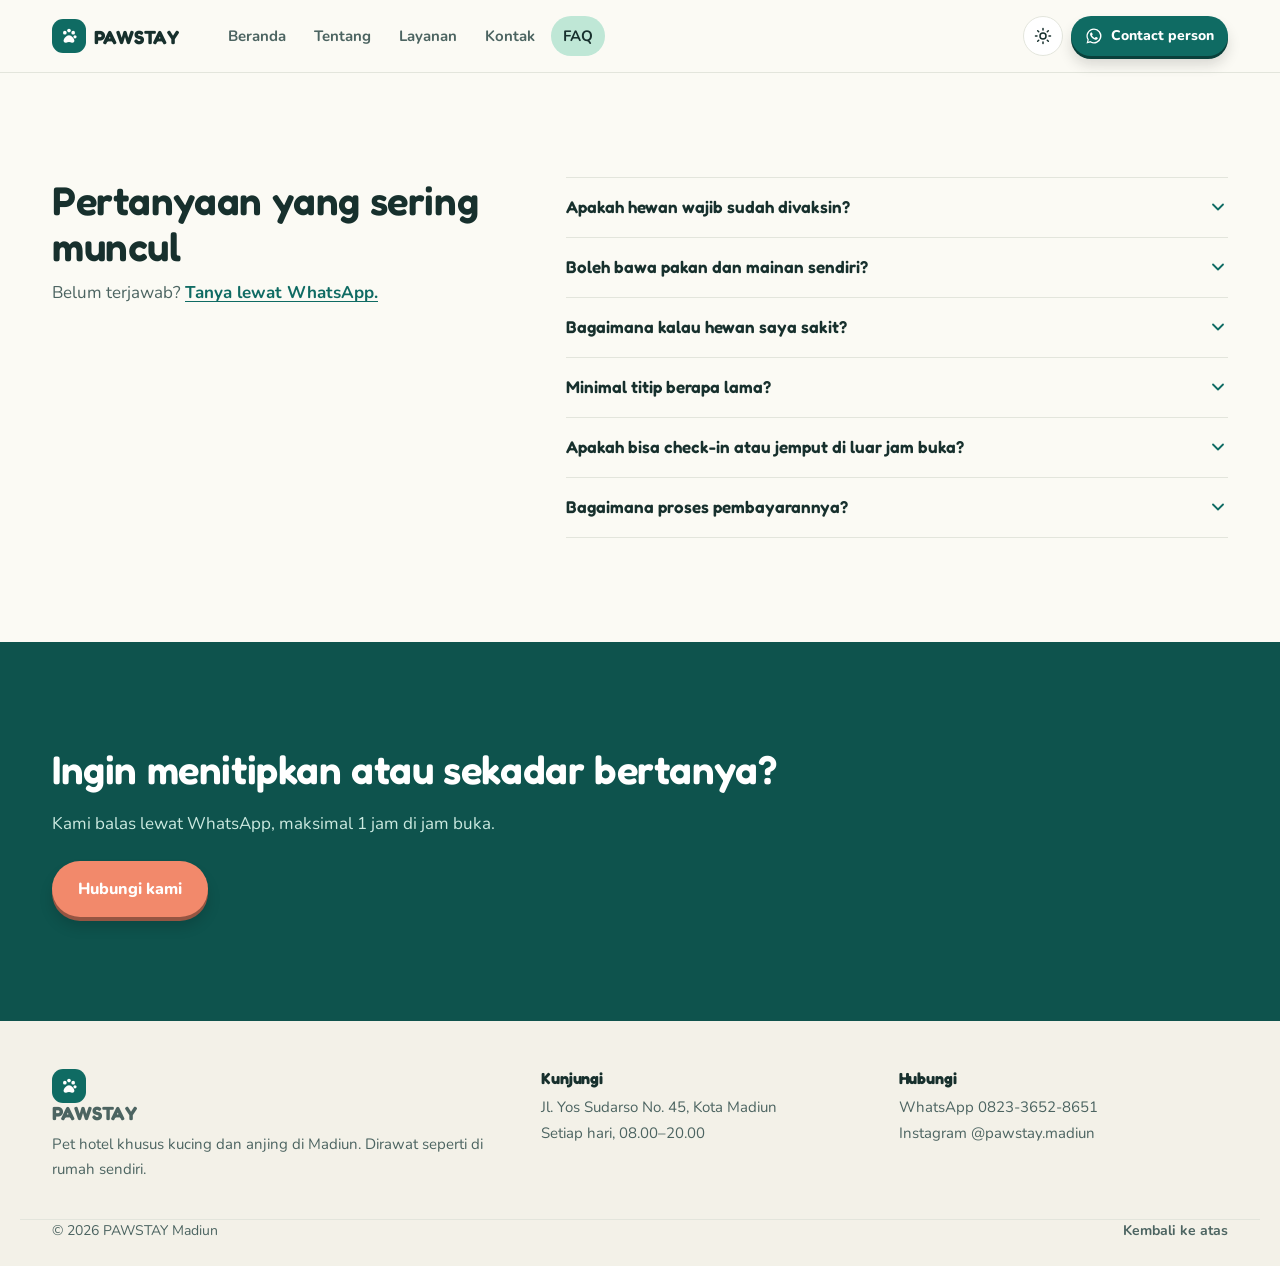
<file: FAQ.html>
<!doctype html>
<html lang="id">
<head>
  <meta charset="utf-8" />
  <meta name="viewport" content="width=device-width, initial-scale=1, viewport-fit=cover" />
  <title>FAQ Penitipan Kucing &amp; Anjing Madiun — PAWSTAY</title>
  <meta name="description" content="Jawaban soal vaksin, pakan, hewan sakit, minimal titip, jam check-in, dan pembayaran di penitipan kucing dan anjing PAWSTAY Madiun." />
  <meta name="theme-color" content="#0f6b63" />
  <meta name="robots" content="index, follow, max-image-preview:large" />
  <link rel="canonical" href="https://pawstay-v1-lemon.vercel.app/faq.html" />
  <link rel="icon" href="/favicon.svg" type="image/svg+xml" />
  <meta property="og:type" content="website" />
  <meta property="og:locale" content="id_ID" />
  <meta property="og:site_name" content="PAWSTAY" />
  <meta property="og:title" content="FAQ Penitipan Kucing &amp; Anjing Madiun — PAWSTAY" />
  <meta property="og:description" content="Jawaban soal vaksin, pakan, hewan sakit, minimal titip, jam check-in, dan pembayaran di penitipan kucing dan anjing PAWSTAY Madiun." />
  <meta property="og:url" content="https://pawstay-v1-lemon.vercel.app/faq.html" />
  <meta property="og:image" content="https://cdn.magicpatterns.com/patterns/generated-images/fcc93a78-841b-4434-af34-98dba1162f02.jpg" />
  <meta name="twitter:card" content="summary_large_image" />
  <meta name="twitter:title" content="FAQ Penitipan Kucing &amp; Anjing Madiun — PAWSTAY" />
  <meta name="twitter:description" content="Jawaban soal vaksin, pakan, hewan sakit, minimal titip, jam check-in, dan pembayaran di penitipan kucing dan anjing PAWSTAY Madiun." />
  <meta name="twitter:image" content="https://cdn.magicpatterns.com/patterns/generated-images/fcc93a78-841b-4434-af34-98dba1162f02.jpg" />
  <script type="application/ld+json">{"@context": "https://schema.org", "@type": "LocalBusiness", "@id": "https://pawstay-v1-lemon.vercel.app/#business", "name": "PAWSTAY", "description": "Pet hotel khusus kucing dan anjing di Madiun. Kamar ber-AC, makan sesuai kebiasaan, kabar foto dan video harian lewat WhatsApp.", "url": "https://pawstay-v1-lemon.vercel.app/", "image": "https://cdn.magicpatterns.com/patterns/generated-images/fcc93a78-841b-4434-af34-98dba1162f02.jpg", "telephone": "+6282336528651", "priceRange": "Rp45.000 - Rp120.000", "address": {"@type": "PostalAddress", "streetAddress": "Jl. Yos Sudarso No. 45", "addressLocality": "Madiun", "addressRegion": "Jawa Timur", "addressCountry": "ID"}, "areaServed": {"@type": "City", "name": "Madiun"}, "openingHoursSpecification": [{"@type": "OpeningHoursSpecification", "dayOfWeek": ["Monday", "Tuesday", "Wednesday", "Thursday", "Friday", "Saturday", "Sunday"], "opens": "08:00", "closes": "20:00"}], "sameAs": ["https://www.instagram.com/pawstay.madiun/"]}</script>
  <script type="application/ld+json">{"@context": "https://schema.org", "@type": "FAQPage", "mainEntity": [{"@type": "Question", "name": "Apakah hewan wajib sudah divaksin?", "acceptedAnswer": {"@type": "Answer", "text": "Ya. Kucing minimal vaksin tricat. Anjing minimal vaksin rabies. Bawa buku vaksin saat check-in."}}, {"@type": "Question", "name": "Boleh bawa pakan dan mainan sendiri?", "acceptedAnswer": {"@type": "Answer", "text": "Boleh, malah kami sarankan. Bau rumah membuat anabul lebih cepat tenang."}}, {"@type": "Question", "name": "Bagaimana kalau hewan saya sakit?", "acceptedAnswer": {"@type": "Answer", "text": "Kami langsung menghubungi Anda. Bila perlu, kami bawa ke klinik hewan mitra. Biaya klinik ditanggung pemilik."}}, {"@type": "Question", "name": "Minimal titip berapa lama?", "acceptedAnswer": {"@type": "Answer", "text": "Minimal satu malam. Untuk titip harian (tanpa menginap), tanyakan lewat WhatsApp."}}, {"@type": "Question", "name": "Apakah bisa check-in atau jemput di luar jam buka?", "acceptedAnswer": {"@type": "Answer", "text": "Bisa dengan janji. Ada biaya tambahan Rp20.000."}}, {"@type": "Question", "name": "Bagaimana proses pembayarannya?", "acceptedAnswer": {"@type": "Answer", "text": "Bayar saat penjemputan. Bisa tunai, transfer, atau QRIS."}}]}</script>
  <script type="application/ld+json">{"@context": "https://schema.org", "@type": "BreadcrumbList", "itemListElement": [{"@type": "ListItem", "position": 1, "name": "Beranda", "item": "https://pawstay-v1-lemon.vercel.app/"}, {"@type": "ListItem", "position": 2, "name": "FAQ", "item": "https://pawstay-v1-lemon.vercel.app/faq.html"}]}</script>
  <link rel="stylesheet" href="styles.css" />
  <script>
    (function () {
      try {
        var t = localStorage.getItem('pawstay-theme');
        if (!t) t = matchMedia('(prefers-color-scheme: dark)').matches ? 'dark' : 'light';
        document.documentElement.setAttribute('data-theme', t);
      } catch (e) {}
    })();
  </script>
</head>
<body>
<div id="pawstay" class="ps">
  <svg width="0" height="0" style="position:absolute" aria-hidden="true">
    <symbol id="i-paw" viewBox="0 0 24 24"><circle cx="7" cy="8" r="2.2"/><circle cx="12" cy="5.5" r="2.2"/><circle cx="17" cy="8" r="2.2"/><circle cx="19.2" cy="13" r="1.9"/><path d="M12 11c-3 0-6.5 4-6.5 6.7 0 1.6 1.3 2.5 3 2.3 1.3-.2 2.2-.8 3.5-.8s2.2.6 3.5.8c1.7.2 3-.7 3-2.3C18.5 15 15 11 12 11z"/></symbol>
    <symbol id="i-wa" viewBox="0 0 24 24"><path d="M12 2a10 10 0 0 0-8.6 15.1L2 22l5-1.3A10 10 0 1 0 12 2zm0 18.2c-1.6 0-3.1-.4-4.4-1.2l-.3-.2-3 .8.8-2.9-.2-.3A8.2 8.2 0 1 1 12 20.2zm4.5-6.1c-.2-.1-1.5-.7-1.7-.8-.2-.1-.4-.1-.6.1l-.8 1c-.1.2-.3.2-.5.1-.7-.3-1.5-.7-2.2-1.4-.6-.5-1-1.2-1.3-1.7-.1-.2 0-.4.1-.5l.4-.5.3-.4v-.5l-.8-1.9c-.2-.5-.4-.4-.6-.4h-.5c-.2 0-.5.1-.7.3-.2.3-.9.9-.9 2.2s.9 2.5 1 2.7c.1.2 1.8 2.8 4.4 3.9 2.2.9 2.6.7 3.1.6.5-.1 1.5-.6 1.7-1.2.2-.6.2-1.1.2-1.2-.1-.1-.3-.2-.6-.3z"/></symbol>
    <symbol id="i-form" viewBox="0 0 24 24" fill="none" stroke="currentColor" stroke-width="2" stroke-linecap="round" stroke-linejoin="round"><rect x="5" y="3" width="14" height="18" rx="2"/><path d="M9 8h6M9 12h6M9 16h3"/></symbol>
    <symbol id="i-sun" viewBox="0 0 24 24" fill="none" stroke="currentColor" stroke-width="2" stroke-linecap="round"><circle cx="12" cy="12" r="4"/><path d="M12 2v2M12 20v2M4.9 4.9l1.4 1.4M17.7 17.7l1.4 1.4M2 12h2M20 12h2M4.9 19.1l1.4-1.4M17.7 6.3l1.4-1.4"/></symbol>
    <symbol id="i-moon" viewBox="0 0 24 24" fill="none" stroke="currentColor" stroke-width="2" stroke-linecap="round" stroke-linejoin="round"><path d="M20 14.5A8 8 0 0 1 9.5 4a8 8 0 1 0 10.5 10.5z"/></symbol>
    <symbol id="i-home" viewBox="0 0 24 24" fill="none" stroke="currentColor" stroke-width="2" stroke-linecap="round" stroke-linejoin="round"><path d="M3 11l9-7 9 7v9a1 1 0 0 1-1 1h-5v-6H9v6H4a1 1 0 0 1-1-1z"/></symbol>
    <symbol id="i-cam" viewBox="0 0 24 24" fill="none" stroke="currentColor" stroke-width="2" stroke-linecap="round" stroke-linejoin="round"><path d="M4 8h3l2-3h6l2 3h3a1 1 0 0 1 1 1v10a1 1 0 0 1-1 1H4a1 1 0 0 1-1-1V9a1 1 0 0 1 1-1z"/><circle cx="12" cy="13.5" r="3.5"/></symbol>
    <symbol id="i-bowl" viewBox="0 0 24 24" fill="none" stroke="currentColor" stroke-width="2" stroke-linecap="round" stroke-linejoin="round"><path d="M3 11h18a9 9 0 0 1-18 0zM8 7c0-1.5 1-2 1-3.5M12 7c0-1.5 1-2 1-3.5M16 7c0-1.5 1-2 1-3.5"/></symbol>
    <symbol id="i-wind" viewBox="0 0 24 24" fill="none" stroke="currentColor" stroke-width="2" stroke-linecap="round" stroke-linejoin="round"><path d="M3 8h11a3 3 0 1 0-3-3M3 12h16a3 3 0 1 1-3 3M3 16h8"/></symbol>
    <symbol id="i-ball" viewBox="0 0 24 24" fill="none" stroke="currentColor" stroke-width="2" stroke-linecap="round"><circle cx="12" cy="12" r="9"/><path d="M5.6 5.6c3.5 3.5 3.5 9.3 0 12.8M18.4 5.6c-3.5 3.5-3.5 9.3 0 12.8"/></symbol>
    <symbol id="i-heart" viewBox="0 0 24 24" fill="none" stroke="currentColor" stroke-width="2" stroke-linecap="round" stroke-linejoin="round"><path d="M12 20s-7-4.4-7-10a4 4 0 0 1 7-2.6A4 4 0 0 1 19 10c0 5.6-7 10-7 10z"/><path d="M8.5 11.5h2l1-2 1.5 4 1-2h1.5"/></symbol>
    <symbol id="i-pin" viewBox="0 0 24 24" fill="none" stroke="currentColor" stroke-width="2" stroke-linecap="round" stroke-linejoin="round"><path d="M12 21s-7-6.2-7-11.5a7 7 0 0 1 14 0C19 14.8 12 21 12 21z"/><circle cx="12" cy="9.5" r="2.5"/></symbol>
    <symbol id="i-clock" viewBox="0 0 24 24" fill="none" stroke="currentColor" stroke-width="2" stroke-linecap="round"><circle cx="12" cy="12" r="9"/><path d="M12 7v5l3 2"/></symbol>
    <symbol id="i-chev" viewBox="0 0 24 24" fill="none" stroke="currentColor" stroke-width="2.2" stroke-linecap="round" stroke-linejoin="round"><path d="M6 9l6 6 6-6"/></symbol>
  </svg>

  <!-- HEADER -->
  <header class="ps-header" id="atas">
    <div class="wrap ps-header__row">
      <a href="index.html" class="ps-logo" aria-label="PAWSTAY beranda">
        <span class="ps-logo__mark"><svg><use href="#i-paw"/></svg></span>
        <span>PAWSTAY</span>
      </a>
      <nav class="ps-nav" id="psNav" aria-label="Menu utama">
        <a href="index.html">Beranda</a>
        <a href="tentang.html">Tentang</a>
        <a href="layanan.html">Layanan</a>
        <a href="kontak.html">Kontak</a>
        <a href="faq.html" aria-current="page">FAQ</a>
      </nav>
      <div class="ps-header__actions">
        <button type="button" class="ps-theme" id="themeToggle" aria-label="Ganti mode terang atau gelap">
          <svg class="ps-theme__sun"><use href="#i-sun"/></svg>
          <svg class="ps-theme__moon"><use href="#i-moon"/></svg>
        </button>
        <a class="btn btn--sm btn--teal js-wa" href="https://wa.me/6282336528651" target="_blank" rel="noopener">
          <svg class="ico"><use href="#i-wa"/></svg><span>Contact person</span>
        </a>
        <button type="button" class="ps-burger" id="menuToggle" aria-expanded="false" aria-controls="psNav" aria-label="Buka menu"><span></span><span></span><span></span></button>
      </div>
    </div>
  </header>

  <main>
    <section class="ps-section" id="faq">
      <div class="wrap ps-faq">
        <div class="ps-head ps-head--left">
          <h1 class="ps-h1">Pertanyaan yang sering muncul</h1>
          <p class="lead">Belum terjawab? <a class="js-wa link" href="https://wa.me/6282336528651" target="_blank" rel="noopener">Tanya lewat WhatsApp.</a></p>
        </div>
        <div class="ps-faq__list">
          <details>
            <summary>Apakah hewan wajib sudah divaksin?<svg class="ico"><use href="#i-chev"/></svg></summary>
            <p>Ya. Kucing minimal vaksin tricat. Anjing minimal vaksin rabies. Bawa buku vaksin saat check-in.</p>
          </details>
          <details>
            <summary>Boleh bawa pakan dan mainan sendiri?<svg class="ico"><use href="#i-chev"/></svg></summary>
            <p>Boleh, malah kami sarankan. Bau rumah membuat anabul lebih cepat tenang.</p>
          </details>
          <details>
            <summary>Bagaimana kalau hewan saya sakit?<svg class="ico"><use href="#i-chev"/></svg></summary>
            <p>Kami langsung menghubungi Anda. Bila perlu, kami bawa ke klinik hewan mitra. Biaya klinik ditanggung pemilik.</p>
          </details>
          <details>
            <summary>Minimal titip berapa lama?<svg class="ico"><use href="#i-chev"/></svg></summary>
            <p>Minimal satu malam. Untuk titip harian (tanpa menginap), tanyakan lewat WhatsApp.</p>
          </details>
          <details>
            <summary>Apakah bisa check-in atau jemput di luar jam buka?<svg class="ico"><use href="#i-chev"/></svg></summary>
            <p>Bisa dengan janji. Ada biaya tambahan Rp20.000.</p>
          </details>
          <details>
            <summary>Bagaimana proses pembayarannya?<svg class="ico"><use href="#i-chev"/></svg></summary>
            <p>Bayar saat penjemputan. Bisa tunai, transfer, atau QRIS.</p>
          </details>
        </div>
      </div>
    </section>

    <section class="ps-section ps-section--teal ps-cta">
      <div class="wrap">
        <h2>Ingin menitipkan atau sekadar bertanya?</h2>
        <p class="lead">Kami balas lewat WhatsApp, maksimal 1 jam di jam buka.</p>
        <a class="btn btn--lg btn--coral" href="kontak.html">Hubungi kami</a>
      </div>
    </section>
  </main>

  <!-- FOOTER -->
  <footer class="ps-footer">
    <div class="wrap ps-footer__grid">
      <div>
        <a href="index.html" class="ps-logo ps-logo--footer">
          <span class="ps-logo__mark"><svg><use href="#i-paw"/></svg></span>
          <span>PAWSTAY</span>
        </a>
        <p>Pet hotel khusus kucing dan anjing di Madiun. Dirawat seperti di rumah sendiri.</p>
      </div>
      <div>
        <h4>Kunjungi</h4>
        <p><a href="https://www.google.com/maps/search/Jl.+Yos+Sudarso+No.+45,+Kota+Madiun+Setiap+hari,+08.00%E2%80%9320.00/@-7.6087286,111.5127808,14z/data=!3m1!4b1?entry=ttu&amp;g_ep=EgoyMDI2MTEyMi4wIKXMDSoASAFQAw%3D%3D" target="_blank" rel="noopener">Jl. Yos Sudarso No. 45, Kota Madiun<br />Setiap hari, 08.00–20.00</a></p>
      </div>
      <div>
        <h4>Hubungi</h4>
        <p><a class="js-wa" href="https://wa.me/6282336528651" target="_blank" rel="noopener">WhatsApp 0823-3652-8651</a><br /><a href="https://www.instagram.com/pawstay.madiun/" target="_blank" rel="noopener">Instagram @pawstay.madiun</a></p>
      </div>
    </div>
    <div class="wrap ps-footer__base">
      <span>© <span id="year">2025</span> PAWSTAY Madiun</span>
      <a href="#atas">Kembali ke atas</a>
    </div>
  </footer>
</div>

<script src="script.js" defer></script>
</body>
</html>
</file>
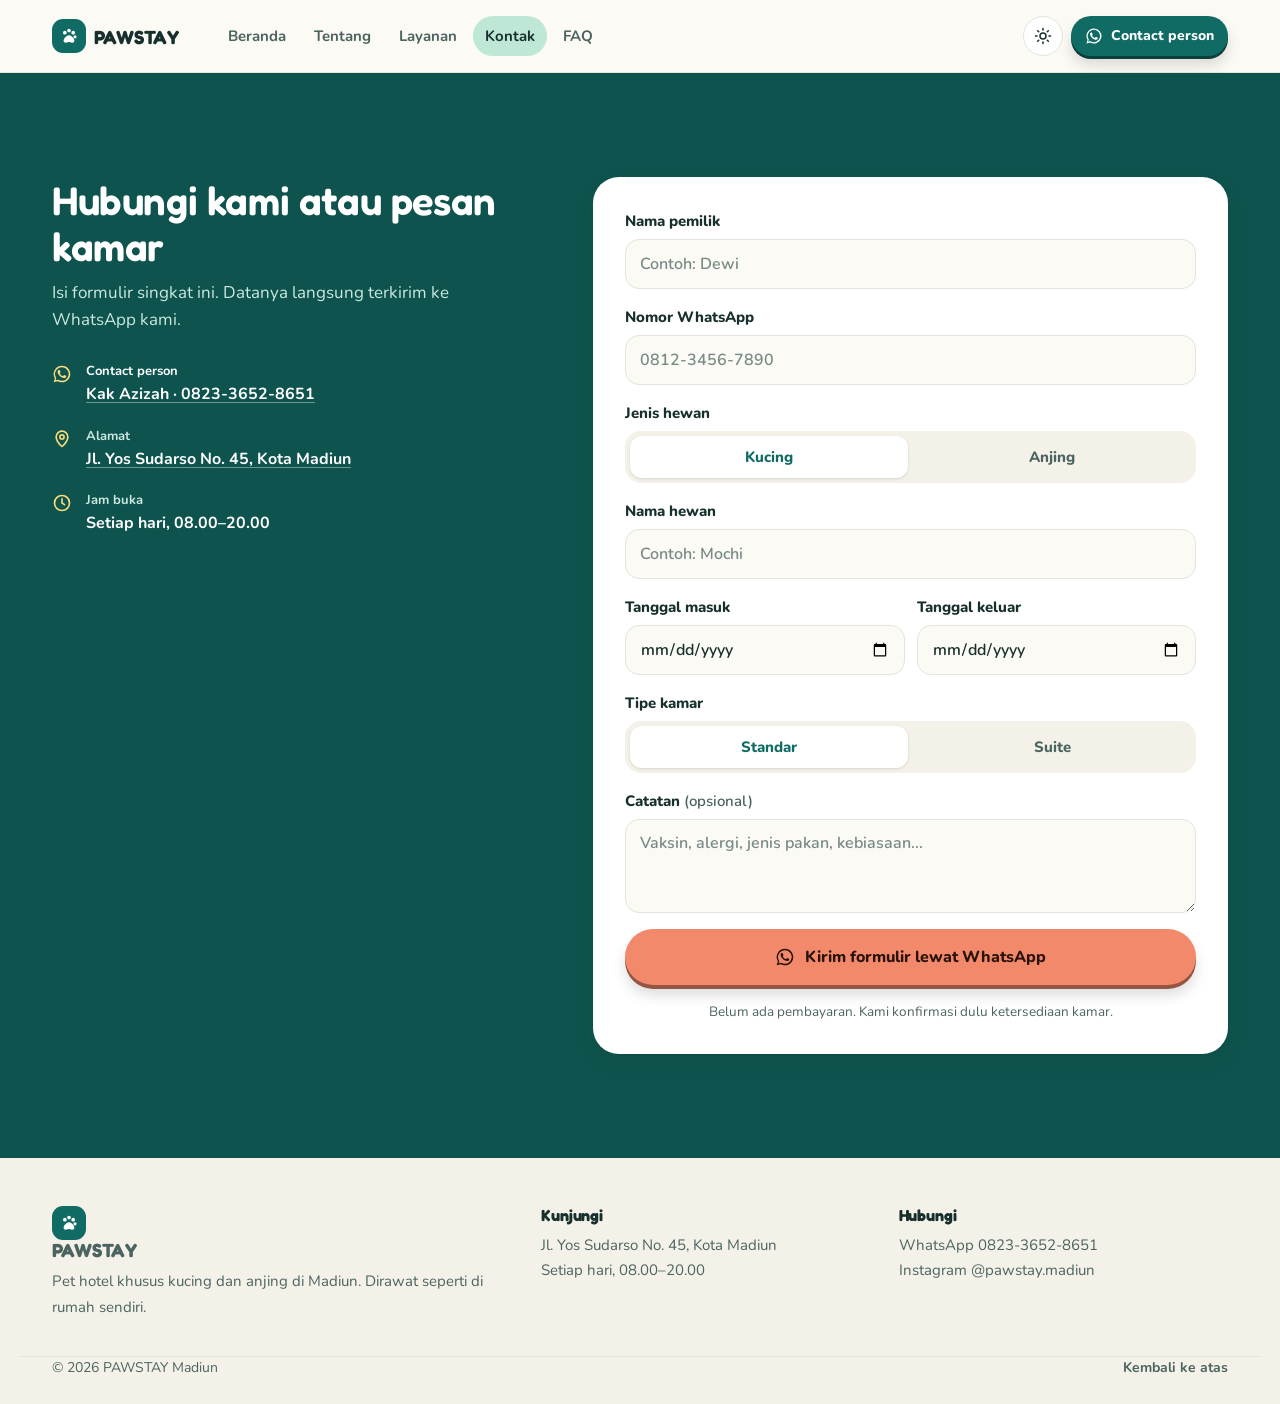
<file: kontak.html>
<!doctype html>
<html lang="id">
<head>
  <meta charset="utf-8" />
  <meta name="viewport" content="width=device-width, initial-scale=1, viewport-fit=cover" />
  <title>Kontak &amp; Pemesanan Penitipan Hewan Madiun — PAWSTAY</title>
  <meta name="description" content="Hubungi PAWSTAY di Jl. Yos Sudarso No. 45, Madiun. Buka setiap hari 08.00–20.00. Pesan kamar penitipan kucing dan anjing lewat WhatsApp." />
  <meta name="theme-color" content="#0f6b63" />
  <meta name="robots" content="index, follow, max-image-preview:large" />
  <link rel="canonical" href="https://pawstay-v1-lemon.vercel.app/kontak.html" />
  <link rel="icon" href="/favicon.svg" type="image/svg+xml" />
  <meta property="og:type" content="website" />
  <meta property="og:locale" content="id_ID" />
  <meta property="og:site_name" content="PAWSTAY" />
  <meta property="og:title" content="Kontak &amp; Pemesanan Penitipan Hewan Madiun — PAWSTAY" />
  <meta property="og:description" content="Hubungi PAWSTAY di Jl. Yos Sudarso No. 45, Madiun. Buka setiap hari 08.00–20.00. Pesan kamar penitipan kucing dan anjing lewat WhatsApp." />
  <meta property="og:url" content="https://pawstay-v1-lemon.vercel.app/kontak.html" />
  <meta property="og:image" content="https://cdn.magicpatterns.com/patterns/generated-images/fcc93a78-841b-4434-af34-98dba1162f02.jpg" />
  <meta name="twitter:card" content="summary_large_image" />
  <meta name="twitter:title" content="Kontak &amp; Pemesanan Penitipan Hewan Madiun — PAWSTAY" />
  <meta name="twitter:description" content="Hubungi PAWSTAY di Jl. Yos Sudarso No. 45, Madiun. Buka setiap hari 08.00–20.00. Pesan kamar penitipan kucing dan anjing lewat WhatsApp." />
  <meta name="twitter:image" content="https://cdn.magicpatterns.com/patterns/generated-images/fcc93a78-841b-4434-af34-98dba1162f02.jpg" />
  <script type="application/ld+json">{"@context": "https://schema.org", "@type": "LocalBusiness", "@id": "https://pawstay-v1-lemon.vercel.app/#business", "name": "PAWSTAY", "description": "Pet hotel khusus kucing dan anjing di Madiun. Kamar ber-AC, makan sesuai kebiasaan, kabar foto dan video harian lewat WhatsApp.", "url": "https://pawstay-v1-lemon.vercel.app/", "image": "https://cdn.magicpatterns.com/patterns/generated-images/fcc93a78-841b-4434-af34-98dba1162f02.jpg", "telephone": "+6282336528651", "priceRange": "Rp45.000 - Rp120.000", "address": {"@type": "PostalAddress", "streetAddress": "Jl. Yos Sudarso No. 45", "addressLocality": "Madiun", "addressRegion": "Jawa Timur", "addressCountry": "ID"}, "areaServed": {"@type": "City", "name": "Madiun"}, "openingHoursSpecification": [{"@type": "OpeningHoursSpecification", "dayOfWeek": ["Monday", "Tuesday", "Wednesday", "Thursday", "Friday", "Saturday", "Sunday"], "opens": "08:00", "closes": "20:00"}], "sameAs": ["https://www.instagram.com/pawstay.madiun/"]}</script>
  <script type="application/ld+json">{"@context": "https://schema.org", "@type": "BreadcrumbList", "itemListElement": [{"@type": "ListItem", "position": 1, "name": "Beranda", "item": "https://pawstay-v1-lemon.vercel.app/"}, {"@type": "ListItem", "position": 2, "name": "Kontak", "item": "https://pawstay-v1-lemon.vercel.app/kontak.html"}]}</script>
  <link rel="stylesheet" href="styles.css" />
  <script>
    (function () {
      try {
        var t = localStorage.getItem('pawstay-theme');
        if (!t) t = matchMedia('(prefers-color-scheme: dark)').matches ? 'dark' : 'light';
        document.documentElement.setAttribute('data-theme', t);
      } catch (e) {}
    })();
  </script>
</head>
<body>
<div id="pawstay" class="ps">
  <svg width="0" height="0" style="position:absolute" aria-hidden="true">
    <symbol id="i-paw" viewBox="0 0 24 24"><circle cx="7" cy="8" r="2.2"/><circle cx="12" cy="5.5" r="2.2"/><circle cx="17" cy="8" r="2.2"/><circle cx="19.2" cy="13" r="1.9"/><path d="M12 11c-3 0-6.5 4-6.5 6.7 0 1.6 1.3 2.5 3 2.3 1.3-.2 2.2-.8 3.5-.8s2.2.6 3.5.8c1.7.2 3-.7 3-2.3C18.5 15 15 11 12 11z"/></symbol>
    <symbol id="i-wa" viewBox="0 0 24 24"><path d="M12 2a10 10 0 0 0-8.6 15.1L2 22l5-1.3A10 10 0 1 0 12 2zm0 18.2c-1.6 0-3.1-.4-4.4-1.2l-.3-.2-3 .8.8-2.9-.2-.3A8.2 8.2 0 1 1 12 20.2zm4.5-6.1c-.2-.1-1.5-.7-1.7-.8-.2-.1-.4-.1-.6.1l-.8 1c-.1.2-.3.2-.5.1-.7-.3-1.5-.7-2.2-1.4-.6-.5-1-1.2-1.3-1.7-.1-.2 0-.4.1-.5l.4-.5.3-.4v-.5l-.8-1.9c-.2-.5-.4-.4-.6-.4h-.5c-.2 0-.5.1-.7.3-.2.3-.9.9-.9 2.2s.9 2.5 1 2.7c.1.2 1.8 2.8 4.4 3.9 2.2.9 2.6.7 3.1.6.5-.1 1.5-.6 1.7-1.2.2-.6.2-1.1.2-1.2-.1-.1-.3-.2-.6-.3z"/></symbol>
    <symbol id="i-form" viewBox="0 0 24 24" fill="none" stroke="currentColor" stroke-width="2" stroke-linecap="round" stroke-linejoin="round"><rect x="5" y="3" width="14" height="18" rx="2"/><path d="M9 8h6M9 12h6M9 16h3"/></symbol>
    <symbol id="i-sun" viewBox="0 0 24 24" fill="none" stroke="currentColor" stroke-width="2" stroke-linecap="round"><circle cx="12" cy="12" r="4"/><path d="M12 2v2M12 20v2M4.9 4.9l1.4 1.4M17.7 17.7l1.4 1.4M2 12h2M20 12h2M4.9 19.1l1.4-1.4M17.7 6.3l1.4-1.4"/></symbol>
    <symbol id="i-moon" viewBox="0 0 24 24" fill="none" stroke="currentColor" stroke-width="2" stroke-linecap="round" stroke-linejoin="round"><path d="M20 14.5A8 8 0 0 1 9.5 4a8 8 0 1 0 10.5 10.5z"/></symbol>
    <symbol id="i-home" viewBox="0 0 24 24" fill="none" stroke="currentColor" stroke-width="2" stroke-linecap="round" stroke-linejoin="round"><path d="M3 11l9-7 9 7v9a1 1 0 0 1-1 1h-5v-6H9v6H4a1 1 0 0 1-1-1z"/></symbol>
    <symbol id="i-cam" viewBox="0 0 24 24" fill="none" stroke="currentColor" stroke-width="2" stroke-linecap="round" stroke-linejoin="round"><path d="M4 8h3l2-3h6l2 3h3a1 1 0 0 1 1 1v10a1 1 0 0 1-1 1H4a1 1 0 0 1-1-1V9a1 1 0 0 1 1-1z"/><circle cx="12" cy="13.5" r="3.5"/></symbol>
    <symbol id="i-bowl" viewBox="0 0 24 24" fill="none" stroke="currentColor" stroke-width="2" stroke-linecap="round" stroke-linejoin="round"><path d="M3 11h18a9 9 0 0 1-18 0zM8 7c0-1.5 1-2 1-3.5M12 7c0-1.5 1-2 1-3.5M16 7c0-1.5 1-2 1-3.5"/></symbol>
    <symbol id="i-wind" viewBox="0 0 24 24" fill="none" stroke="currentColor" stroke-width="2" stroke-linecap="round" stroke-linejoin="round"><path d="M3 8h11a3 3 0 1 0-3-3M3 12h16a3 3 0 1 1-3 3M3 16h8"/></symbol>
    <symbol id="i-ball" viewBox="0 0 24 24" fill="none" stroke="currentColor" stroke-width="2" stroke-linecap="round"><circle cx="12" cy="12" r="9"/><path d="M5.6 5.6c3.5 3.5 3.5 9.3 0 12.8M18.4 5.6c-3.5 3.5-3.5 9.3 0 12.8"/></symbol>
    <symbol id="i-heart" viewBox="0 0 24 24" fill="none" stroke="currentColor" stroke-width="2" stroke-linecap="round" stroke-linejoin="round"><path d="M12 20s-7-4.4-7-10a4 4 0 0 1 7-2.6A4 4 0 0 1 19 10c0 5.6-7 10-7 10z"/><path d="M8.5 11.5h2l1-2 1.5 4 1-2h1.5"/></symbol>
    <symbol id="i-pin" viewBox="0 0 24 24" fill="none" stroke="currentColor" stroke-width="2" stroke-linecap="round" stroke-linejoin="round"><path d="M12 21s-7-6.2-7-11.5a7 7 0 0 1 14 0C19 14.8 12 21 12 21z"/><circle cx="12" cy="9.5" r="2.5"/></symbol>
    <symbol id="i-clock" viewBox="0 0 24 24" fill="none" stroke="currentColor" stroke-width="2" stroke-linecap="round"><circle cx="12" cy="12" r="9"/><path d="M12 7v5l3 2"/></symbol>
    <symbol id="i-chev" viewBox="0 0 24 24" fill="none" stroke="currentColor" stroke-width="2.2" stroke-linecap="round" stroke-linejoin="round"><path d="M6 9l6 6 6-6"/></symbol>
  </svg>

  <!-- HEADER -->
  <header class="ps-header" id="atas">
    <div class="wrap ps-header__row">
      <a href="index.html" class="ps-logo" aria-label="PAWSTAY beranda">
        <span class="ps-logo__mark"><svg><use href="#i-paw"/></svg></span>
        <span>PAWSTAY</span>
      </a>
      <nav class="ps-nav" id="psNav" aria-label="Menu utama">
        <a href="index.html">Beranda</a>
        <a href="tentang.html">Tentang</a>
        <a href="layanan.html">Layanan</a>
        <a href="kontak.html" aria-current="page">Kontak</a>
        <a href="faq.html">FAQ</a>
      </nav>
      <div class="ps-header__actions">
        <button type="button" class="ps-theme" id="themeToggle" aria-label="Ganti mode terang atau gelap">
          <svg class="ps-theme__sun"><use href="#i-sun"/></svg>
          <svg class="ps-theme__moon"><use href="#i-moon"/></svg>
        </button>
        <a class="btn btn--sm btn--teal js-wa" href="https://wa.me/6282336528651" target="_blank" rel="noopener">
          <svg class="ico"><use href="#i-wa"/></svg><span>Contact person</span>
        </a>
        <button type="button" class="ps-burger" id="menuToggle" aria-expanded="false" aria-controls="psNav" aria-label="Buka menu"><span></span><span></span><span></span></button>
      </div>
    </div>
  </header>

  <main>
    <section class="ps-section ps-section--teal" id="formulir">
      <div class="wrap ps-book">
        <div class="ps-book__side">
          <h1 class="ps-h1">Hubungi kami atau pesan kamar</h1>
          <p class="lead">Isi formulir singkat ini. Datanya langsung terkirim ke WhatsApp kami.</p>

          <ul class="ps-contact">
            <li>
              <svg class="ico"><use href="#i-wa"/></svg>
              <div><span>Contact person</span><a class="js-wa" href="https://wa.me/6282336528651" target="_blank" rel="noopener">Kak Azizah · 0823-3652-8651</a></div>
            </li>
            <li>
              <svg class="ico"><use href="#i-pin"/></svg>
              <div><span>Alamat</span><a href="https://maps.app.goo.gl/cVYWU1s4JZNaVKs86" target="_blank" rel="noopener">Jl. Yos Sudarso No. 45, Kota Madiun</a></div>
            </li>
            <li>
              <svg class="ico"><use href="#i-clock"/></svg>
              <div><span>Jam buka</span><p>Setiap hari, 08.00–20.00</p></div>
            </li>
          </ul>
        </div>

        <form class="ps-form" id="bookingForm" novalidate>
          <div class="ps-form__body">
            <div class="field">
              <label for="f-owner">Nama pemilik</label>
              <input id="f-owner" name="owner" type="text" autocomplete="name" placeholder="Contoh: Dewi" required />
              <p class="field__err">Isi nama Anda.</p>
            </div>
            <div class="field">
              <label for="f-phone">Nomor WhatsApp</label>
              <input id="f-phone" name="phone" type="tel" inputmode="tel" autocomplete="tel" placeholder="0812-3456-7890" maxlength="18" required />
              <p class="field__err">Isi nomor yang valid.</p>
            </div>

            <fieldset class="field">
              <legend>Jenis hewan</legend>
              <div class="seg">
                <label><input type="radio" name="pet" value="Kucing" checked /><span>Kucing</span></label>
                <label><input type="radio" name="pet" value="Anjing" /><span>Anjing</span></label>
              </div>
            </fieldset>

            <div class="field-row">
              <div class="field">
                <label for="f-petname">Nama hewan</label>
                <input id="f-petname" name="petname" type="text" placeholder="Contoh: Mochi" required />
                <p class="field__err">Isi nama hewan.</p>
              </div>
              <div class="field" id="sizeField" hidden>
                <label for="f-size">Berat anjing</label>
                <select id="f-size" name="size">
                  <option>Di bawah 10 kg</option>
                  <option>10 kg ke atas</option>
                </select>
              </div>
            </div>

            <div class="field-row">
              <div class="field">
                <label for="f-in">Tanggal masuk</label>
                <input id="f-in" name="checkin" type="date" required />
                <p class="field__err">Pilih tanggal masuk.</p>
              </div>
              <div class="field">
                <label for="f-out">Tanggal keluar</label>
                <input id="f-out" name="checkout" type="date" required />
                <p class="field__err">Harus setelah tanggal masuk.</p>
              </div>
            </div>

            <fieldset class="field">
              <legend>Tipe kamar</legend>
              <div class="seg">
                <label><input type="radio" name="room" value="Standar" checked /><span>Standar</span></label>
                <label><input type="radio" name="room" value="Suite" /><span>Suite</span></label>
              </div>
            </fieldset>

            <div class="field">
              <label for="f-note">Catatan <span class="opt">(opsional)</span></label>
              <textarea id="f-note" name="note" rows="3" placeholder="Vaksin, alergi, jenis pakan, kebiasaan..."></textarea>
            </div>

            <div class="ps-form__estimate" id="estimate" aria-live="polite"></div>

            <button type="submit" class="btn btn--lg btn--coral btn--block"><svg class="ico"><use href="#i-wa"/></svg>Kirim formulir lewat WhatsApp</button>
            <p class="ps-form__fine">Belum ada pembayaran. Kami konfirmasi dulu ketersediaan kamar.</p>
          </div>

          <div class="ps-form__done" id="formDone" hidden>
            <span class="ps-form__done-ico"><svg><use href="#i-paw"/></svg></span>
            <h3>Formulir siap dikirim!</h3>
            <p>WhatsApp terbuka di tab baru. Tekan kirim di sana. Kami balas secepatnya.</p>
            <button type="button" class="btn btn--ghost" id="formReset">Isi formulir lain</button>
          </div>
        </form>
      </div>
    </section>
  </main>

  <!-- FOOTER -->
  <footer class="ps-footer">
    <div class="wrap ps-footer__grid">
      <div>
        <a href="index.html" class="ps-logo ps-logo--footer">
          <span class="ps-logo__mark"><svg><use href="#i-paw"/></svg></span>
          <span>PAWSTAY</span>
        </a>
        <p>Pet hotel khusus kucing dan anjing di Madiun. Dirawat seperti di rumah sendiri.</p>
      </div>
      <div>
        <h4>Kunjungi</h4>
        <p><a href="https://www.google.com/maps/search/Jl.+Yos+Sudarso+No.+45,+Kota+Madiun+Setiap+hari,+08.00%E2%80%9320.00/@-7.6087286,111.5127808,14z/data=!3m1!4b1?entry=ttu&amp;g_ep=EgoyMDI2MTEyMi4wIKXMDSoASAFQAw%3D%3D" target="_blank" rel="noopener">Jl. Yos Sudarso No. 45, Kota Madiun<br />Setiap hari, 08.00–20.00</a></p>
      </div>
      <div>
        <h4>Hubungi</h4>
        <p><a class="js-wa" href="https://wa.me/6282336528651" target="_blank" rel="noopener">WhatsApp 0823-3652-8651</a><br /><a href="https://www.instagram.com/pawstay.madiun/" target="_blank" rel="noopener">Instagram @pawstay.madiun</a></p>
      </div>
    </div>
    <div class="wrap ps-footer__base">
      <span>© <span id="year">2025</span> PAWSTAY Madiun</span>
      <a href="#atas">Kembali ke atas</a>
    </div>
  </footer>
</div>

<script src="script.js" defer></script>
</body>
</html>
</file>
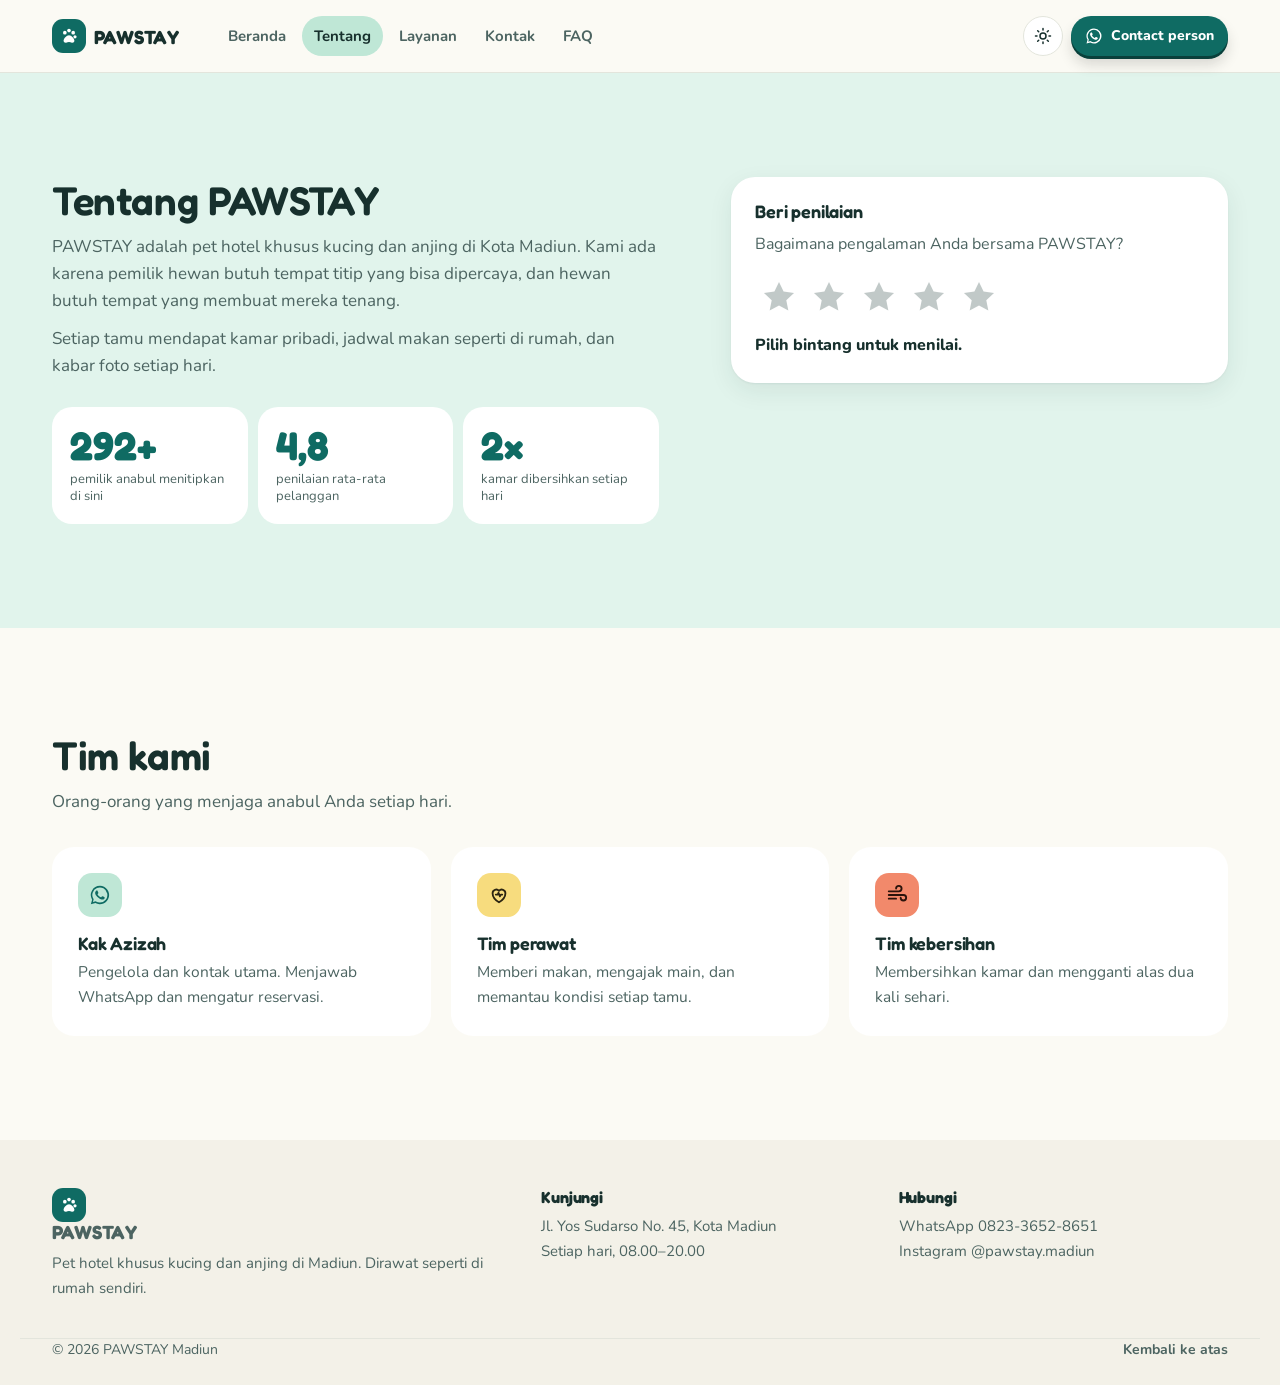
<file: tentang.html>
<!doctype html>
<html lang="id">
<head>
  <meta charset="utf-8" />
  <meta name="viewport" content="width=device-width, initial-scale=1, viewport-fit=cover" />
  <title>Tentang PAWSTAY — Pet Hotel Kucing &amp; Anjing di Madiun</title>
  <meta name="description" content="Kenali PAWSTAY, pet hotel kucing dan anjing di Madiun. Kamar pribadi, jadwal makan seperti di rumah, kabar foto harian, dan tim yang menjaga anabul Anda." />
  <meta name="theme-color" content="#0f6b63" />
  <meta name="robots" content="index, follow, max-image-preview:large" />
  <link rel="canonical" href="https://pawstay-v1-lemon.vercel.app/tentang.html" />
  <link rel="icon" href="/favicon.svg" type="image/svg+xml" />
  <meta property="og:type" content="website" />
  <meta property="og:locale" content="id_ID" />
  <meta property="og:site_name" content="PAWSTAY" />
  <meta property="og:title" content="Tentang PAWSTAY — Pet Hotel Kucing &amp; Anjing di Madiun" />
  <meta property="og:description" content="Kenali PAWSTAY, pet hotel kucing dan anjing di Madiun. Kamar pribadi, jadwal makan seperti di rumah, kabar foto harian, dan tim yang menjaga anabul Anda." />
  <meta property="og:url" content="https://pawstay-v1-lemon.vercel.app/tentang.html" />
  <meta property="og:image" content="https://cdn.magicpatterns.com/patterns/generated-images/fcc93a78-841b-4434-af34-98dba1162f02.jpg" />
  <meta name="twitter:card" content="summary_large_image" />
  <meta name="twitter:title" content="Tentang PAWSTAY — Pet Hotel Kucing &amp; Anjing di Madiun" />
  <meta name="twitter:description" content="Kenali PAWSTAY, pet hotel kucing dan anjing di Madiun. Kamar pribadi, jadwal makan seperti di rumah, kabar foto harian, dan tim yang menjaga anabul Anda." />
  <meta name="twitter:image" content="https://cdn.magicpatterns.com/patterns/generated-images/fcc93a78-841b-4434-af34-98dba1162f02.jpg" />
  <script type="application/ld+json">{"@context": "https://schema.org", "@graph": [{"@type": "LocalBusiness", "@id": "https://pawstay-v1-lemon.vercel.app/#business", "name": "PAWSTAY", "description": "Pet hotel khusus kucing dan anjing di Madiun. Kamar ber-AC, makan sesuai kebiasaan, kabar foto dan video harian lewat WhatsApp.", "url": "https://pawstay-v1-lemon.vercel.app/", "image": "https://cdn.magicpatterns.com/patterns/generated-images/fcc93a78-841b-4434-af34-98dba1162f02.jpg", "telephone": "+6282336528651", "priceRange": "Rp45.000 - Rp120.000", "address": {"@type": "PostalAddress", "streetAddress": "Jl. Yos Sudarso No. 45", "addressLocality": "Madiun", "addressRegion": "Jawa Timur", "addressCountry": "ID"}, "areaServed": {"@type": "City", "name": "Madiun"}, "openingHoursSpecification": [{"@type": "OpeningHoursSpecification", "dayOfWeek": ["Monday", "Tuesday", "Wednesday", "Thursday", "Friday", "Saturday", "Sunday"], "opens": "08:00", "closes": "20:00"}], "sameAs": ["https://www.instagram.com/pawstay.madiun/"]}, {"@type": "AboutPage", "@id": "https://pawstay-v1-lemon.vercel.app/tentang.html#page", "url": "https://pawstay-v1-lemon.vercel.app/tentang.html", "name": "Tentang PAWSTAY", "inLanguage": "id", "about": {"@id": "https://pawstay-v1-lemon.vercel.app/#business"}}, {"@type": "BreadcrumbList", "itemListElement": [{"@type": "ListItem", "position": 1, "name": "Beranda", "item": "https://pawstay-v1-lemon.vercel.app/"}, {"@type": "ListItem", "position": 2, "name": "Tentang", "item": "https://pawstay-v1-lemon.vercel.app/tentang.html"}]}]}</script>
  <link rel="stylesheet" href="styles.css" />
  <script>
    (function () {
      try {
        var t = localStorage.getItem('pawstay-theme');
        if (!t) t = matchMedia('(prefers-color-scheme: dark)').matches ? 'dark' : 'light';
        document.documentElement.setAttribute('data-theme', t);
      } catch (e) {}
    })();
  </script>
</head>
<body>
<div id="pawstay" class="ps">
  <svg width="0" height="0" style="position:absolute" aria-hidden="true">
    <symbol id="i-paw" viewBox="0 0 24 24"><circle cx="7" cy="8" r="2.2"/><circle cx="12" cy="5.5" r="2.2"/><circle cx="17" cy="8" r="2.2"/><circle cx="19.2" cy="13" r="1.9"/><path d="M12 11c-3 0-6.5 4-6.5 6.7 0 1.6 1.3 2.5 3 2.3 1.3-.2 2.2-.8 3.5-.8s2.2.6 3.5.8c1.7.2 3-.7 3-2.3C18.5 15 15 11 12 11z"/></symbol>
    <symbol id="i-wa" viewBox="0 0 24 24"><path d="M12 2a10 10 0 0 0-8.6 15.1L2 22l5-1.3A10 10 0 1 0 12 2zm0 18.2c-1.6 0-3.1-.4-4.4-1.2l-.3-.2-3 .8.8-2.9-.2-.3A8.2 8.2 0 1 1 12 20.2zm4.5-6.1c-.2-.1-1.5-.7-1.7-.8-.2-.1-.4-.1-.6.1l-.8 1c-.1.2-.3.2-.5.1-.7-.3-1.5-.7-2.2-1.4-.6-.5-1-1.2-1.3-1.7-.1-.2 0-.4.1-.5l.4-.5.3-.4v-.5l-.8-1.9c-.2-.5-.4-.4-.6-.4h-.5c-.2 0-.5.1-.7.3-.2.3-.9.9-.9 2.2s.9 2.5 1 2.7c.1.2 1.8 2.8 4.4 3.9 2.2.9 2.6.7 3.1.6.5-.1 1.5-.6 1.7-1.2.2-.6.2-1.1.2-1.2-.1-.1-.3-.2-.6-.3z"/></symbol>
    <symbol id="i-form" viewBox="0 0 24 24" fill="none" stroke="currentColor" stroke-width="2" stroke-linecap="round" stroke-linejoin="round"><rect x="5" y="3" width="14" height="18" rx="2"/><path d="M9 8h6M9 12h6M9 16h3"/></symbol>
    <symbol id="i-sun" viewBox="0 0 24 24" fill="none" stroke="currentColor" stroke-width="2" stroke-linecap="round"><circle cx="12" cy="12" r="4"/><path d="M12 2v2M12 20v2M4.9 4.9l1.4 1.4M17.7 17.7l1.4 1.4M2 12h2M20 12h2M4.9 19.1l1.4-1.4M17.7 6.3l1.4-1.4"/></symbol>
    <symbol id="i-moon" viewBox="0 0 24 24" fill="none" stroke="currentColor" stroke-width="2" stroke-linecap="round" stroke-linejoin="round"><path d="M20 14.5A8 8 0 0 1 9.5 4a8 8 0 1 0 10.5 10.5z"/></symbol>
    <symbol id="i-home" viewBox="0 0 24 24" fill="none" stroke="currentColor" stroke-width="2" stroke-linecap="round" stroke-linejoin="round"><path d="M3 11l9-7 9 7v9a1 1 0 0 1-1 1h-5v-6H9v6H4a1 1 0 0 1-1-1z"/></symbol>
    <symbol id="i-cam" viewBox="0 0 24 24" fill="none" stroke="currentColor" stroke-width="2" stroke-linecap="round" stroke-linejoin="round"><path d="M4 8h3l2-3h6l2 3h3a1 1 0 0 1 1 1v10a1 1 0 0 1-1 1H4a1 1 0 0 1-1-1V9a1 1 0 0 1 1-1z"/><circle cx="12" cy="13.5" r="3.5"/></symbol>
    <symbol id="i-bowl" viewBox="0 0 24 24" fill="none" stroke="currentColor" stroke-width="2" stroke-linecap="round" stroke-linejoin="round"><path d="M3 11h18a9 9 0 0 1-18 0zM8 7c0-1.5 1-2 1-3.5M12 7c0-1.5 1-2 1-3.5M16 7c0-1.5 1-2 1-3.5"/></symbol>
    <symbol id="i-wind" viewBox="0 0 24 24" fill="none" stroke="currentColor" stroke-width="2" stroke-linecap="round" stroke-linejoin="round"><path d="M3 8h11a3 3 0 1 0-3-3M3 12h16a3 3 0 1 1-3 3M3 16h8"/></symbol>
    <symbol id="i-ball" viewBox="0 0 24 24" fill="none" stroke="currentColor" stroke-width="2" stroke-linecap="round"><circle cx="12" cy="12" r="9"/><path d="M5.6 5.6c3.5 3.5 3.5 9.3 0 12.8M18.4 5.6c-3.5 3.5-3.5 9.3 0 12.8"/></symbol>
    <symbol id="i-heart" viewBox="0 0 24 24" fill="none" stroke="currentColor" stroke-width="2" stroke-linecap="round" stroke-linejoin="round"><path d="M12 20s-7-4.4-7-10a4 4 0 0 1 7-2.6A4 4 0 0 1 19 10c0 5.6-7 10-7 10z"/><path d="M8.5 11.5h2l1-2 1.5 4 1-2h1.5"/></symbol>
    <symbol id="i-pin" viewBox="0 0 24 24" fill="none" stroke="currentColor" stroke-width="2" stroke-linecap="round" stroke-linejoin="round"><path d="M12 21s-7-6.2-7-11.5a7 7 0 0 1 14 0C19 14.8 12 21 12 21z"/><circle cx="12" cy="9.5" r="2.5"/></symbol>
    <symbol id="i-clock" viewBox="0 0 24 24" fill="none" stroke="currentColor" stroke-width="2" stroke-linecap="round"><circle cx="12" cy="12" r="9"/><path d="M12 7v5l3 2"/></symbol>
    <symbol id="i-chev" viewBox="0 0 24 24" fill="none" stroke="currentColor" stroke-width="2.2" stroke-linecap="round" stroke-linejoin="round"><path d="M6 9l6 6 6-6"/></symbol>
  </svg>

  <!-- HEADER -->
  <header class="ps-header" id="atas">
    <div class="wrap ps-header__row">
      <a href="index.html" class="ps-logo" aria-label="PAWSTAY beranda">
        <span class="ps-logo__mark"><svg><use href="#i-paw"/></svg></span>
        <span>PAWSTAY</span>
      </a>
      <nav class="ps-nav" id="psNav" aria-label="Menu utama">
        <a href="index.html">Beranda</a>
        <a href="tentang.html" aria-current="page">Tentang</a>
        <a href="layanan.html">Layanan</a>
        <a href="kontak.html">Kontak</a>
        <a href="faq.html">FAQ</a>
      </nav>
      <div class="ps-header__actions">
        <button type="button" class="ps-theme" id="themeToggle" aria-label="Ganti mode terang atau gelap">
          <svg class="ps-theme__sun"><use href="#i-sun"/></svg>
          <svg class="ps-theme__moon"><use href="#i-moon"/></svg>
        </button>
        <a class="btn btn--sm btn--teal js-wa" href="https://wa.me/6282336528651" target="_blank" rel="noopener">
          <svg class="ico"><use href="#i-wa"/></svg><span>Contact person</span>
        </a>
        <button type="button" class="ps-burger" id="menuToggle" aria-expanded="false" aria-controls="psNav" aria-label="Buka menu"><span></span><span></span><span></span></button>
      </div>
    </div>
  </header>

  <main>
    <section class="ps-section ps-section--mint" id="tentang">
      <div class="wrap ps-about">
        <div class="ps-about__text">
          <h1 class="ps-h1">Tentang PAWSTAY</h1>
          <p class="lead">PAWSTAY adalah pet hotel khusus kucing dan anjing di Kota Madiun. Kami ada karena pemilik hewan butuh tempat titip yang bisa dipercaya, dan hewan butuh tempat yang membuat mereka tenang.</p>
          <p class="lead">Setiap tamu mendapat kamar pribadi, jadwal makan seperti di rumah, dan kabar foto setiap hari.</p>
          <ul class="ps-about__stats">
            <li><span class="ps-about__num">300+</span><span>pemilik anabul menitipkan di sini</span></li>
            <li><span class="ps-about__num">4,9</span><span>penilaian rata-rata pelanggan</span></li>
            <li><span class="ps-about__num">2×</span><span>kamar dibersihkan setiap hari</span></li>
          </ul>
        </div>
        <div class="ps-rate" id="rating">
          <h3>Beri penilaian</h3>
          <p>Bagaimana pengalaman Anda bersama PAWSTAY?</p>
          <fieldset class="ps-rate__stars">
            <legend class="sr-only">Penilaian dari 1 sampai 5 bintang</legend>
            <label><input type="radio" name="rate" value="1"><svg viewBox="0 0 24 24" aria-hidden="true"><path d="M12 2.5l2.9 6.1 6.6.8-4.9 4.6 1.3 6.6L12 17.3 6.1 20.6l1.3-6.6L2.5 9.4l6.6-.8z"/></svg><span class="sr-only">1 bintang</span></label>
            <label><input type="radio" name="rate" value="2"><svg viewBox="0 0 24 24" aria-hidden="true"><path d="M12 2.5l2.9 6.1 6.6.8-4.9 4.6 1.3 6.6L12 17.3 6.1 20.6l1.3-6.6L2.5 9.4l6.6-.8z"/></svg><span class="sr-only">2 bintang</span></label>
            <label><input type="radio" name="rate" value="3"><svg viewBox="0 0 24 24" aria-hidden="true"><path d="M12 2.5l2.9 6.1 6.6.8-4.9 4.6 1.3 6.6L12 17.3 6.1 20.6l1.3-6.6L2.5 9.4l6.6-.8z"/></svg><span class="sr-only">3 bintang</span></label>
            <label><input type="radio" name="rate" value="4"><svg viewBox="0 0 24 24" aria-hidden="true"><path d="M12 2.5l2.9 6.1 6.6.8-4.9 4.6 1.3 6.6L12 17.3 6.1 20.6l1.3-6.6L2.5 9.4l6.6-.8z"/></svg><span class="sr-only">4 bintang</span></label>
            <label><input type="radio" name="rate" value="5"><svg viewBox="0 0 24 24" aria-hidden="true"><path d="M12 2.5l2.9 6.1 6.6.8-4.9 4.6 1.3 6.6L12 17.3 6.1 20.6l1.3-6.6L2.5 9.4l6.6-.8z"/></svg><span class="sr-only">5 bintang</span></label>
          </fieldset>
          <p class="ps-rate__text" id="rateText" aria-live="polite">Pilih bintang untuk menilai.</p>
          <a class="btn btn--teal" id="rateSend" href="#" target="_blank" rel="noopener" hidden><svg class="ico"><use href="#i-wa"/></svg>Kirim lewat WhatsApp</a>
          <button type="button" class="ps-rate__reset" id="rateReset" hidden>Ubah penilaian</button>
        </div>
      </div>
    </section>

    <section class="ps-section" id="tim">
      <div class="wrap">
        <div class="ps-head">
          <h2>Tim kami</h2>
          <p class="lead">Orang-orang yang menjaga anabul Anda setiap hari.</p>
        </div>
        <ul class="ps-team">
          <li><span class="ps-fac__ico ps-fac__ico--teal"><svg><use href="#i-wa"/></svg></span><div><h3>Kak Azizah</h3><p>Pengelola dan kontak utama. Menjawab WhatsApp dan mengatur reservasi.</p></div></li>
          <li><span class="ps-fac__ico ps-fac__ico--butter"><svg><use href="#i-heart"/></svg></span><div><h3>Tim perawat</h3><p>Memberi makan, mengajak main, dan memantau kondisi setiap tamu.</p></div></li>
          <li><span class="ps-fac__ico ps-fac__ico--coral"><svg><use href="#i-wind"/></svg></span><div><h3>Tim kebersihan</h3><p>Membersihkan kamar dan mengganti alas dua kali sehari.</p></div></li>
        </ul>
      </div>
    </section>
  </main>

  <!-- FOOTER -->
  <footer class="ps-footer">
    <div class="wrap ps-footer__grid">
      <div>
        <a href="index.html" class="ps-logo ps-logo--footer">
          <span class="ps-logo__mark"><svg><use href="#i-paw"/></svg></span>
          <span>PAWSTAY</span>
        </a>
        <p>Pet hotel khusus kucing dan anjing di Madiun. Dirawat seperti di rumah sendiri.</p>
      </div>
      <div>
        <h4>Kunjungi</h4>
        <p><a href="https://www.google.com/maps/search/Jl.+Yos+Sudarso+No.+45,+Kota+Madiun+Setiap+hari,+08.00%E2%80%9320.00/@-7.6087286,111.5127808,14z/data=!3m1!4b1?entry=ttu&amp;g_ep=EgoyMDI2MTEyMi4wIKXMDSoASAFQAw%3D%3D" target="_blank" rel="noopener">Jl. Yos Sudarso No. 45, Kota Madiun<br />Setiap hari, 08.00–20.00</a></p>
      </div>
      <div>
        <h4>Hubungi</h4>
        <p><a class="js-wa" href="https://wa.me/6282336528651" target="_blank" rel="noopener">WhatsApp 0823-3652-8651</a><br /><a href="https://www.instagram.com/pawstay.madiun/" target="_blank" rel="noopener">Instagram @pawstay.madiun</a></p>
      </div>
    </div>
    <div class="wrap ps-footer__base">
      <span>© <span id="year">2025</span> PAWSTAY Madiun</span>
      <a href="#atas">Kembali ke atas</a>
    </div>
  </footer>
</div>

<script src="script.js" defer></script>
</body>
</html>
</file>
<file: styles.css>
@import url('https://fonts.googleapis.com/css2?family=Fredoka:wght@500;600;700&family=Nunito:wght@400;600;700;800&display=swap');

/* ========== Token warna ========== */
:root,
[data-theme='light'] {
  --bg: #fbfaf4;
  --surface: #ffffff;
  --surface-2: #f3f1e8;
  --ink: #17302d;
  --muted: #4c6461;
  --line: #e3e5dc;
  --teal: #0f6b63;
  --teal-hover: #0c5a53;
  --on-teal: #ffffff;
  --teal-deep: #0e534d;
  --on-deep: #ffffff;
  --on-deep-muted: #cbe9e0;
  --mint: #e1f4ec;
  --mint-strong: #bfe7d6;
  --butter: #f7dc7e;
  --butter-hover: #f2d061;
  --on-butter: #2b2410;
  --coral: #f2896b;
  --coral-hover: #ec7553;
  --on-coral: #2a130b;
  --danger: #b9381f;
  --shadow: 0 1px 2px rgb(23 48 45 / 0.06), 0 8px 24px rgb(23 48 45 / 0.08);
  color-scheme: light;
}

[data-theme='dark'] {
  --bg: #0c1a19;
  --surface: #132624;
  --surface-2: #183330;
  --ink: #e7f3ef;
  --muted: #a2bcb6;
  --line: #24403c;
  --teal: #46c2b1;
  --teal-hover: #5fd0c0;
  --on-teal: #06221f;
  --teal-deep: #10302d;
  --on-deep: #e7f3ef;
  --on-deep-muted: #a9cfc5;
  --mint: #142e2b;
  --mint-strong: #1d423d;
  --butter: #f2d273;
  --butter-hover: #f6dc8c;
  --on-butter: #2b2410;
  --coral: #f39a7f;
  --coral-hover: #f6ad96;
  --on-coral: #2a130b;
  --danger: #ff8f78;
  --shadow: 0 1px 2px rgb(0 0 0 / 0.3), 0 8px 24px rgb(0 0 0 / 0.3);
  color-scheme: dark;
}

/* ========== Dasar ========== */
.ps {
  --ease: cubic-bezier(0.23, 1, 0.32, 1);
  --dock-h: 0px;
  background: var(--bg);
  color: var(--ink);
  font-family: 'Nunito', system-ui, -apple-system, 'Segoe UI', sans-serif;
  font-size: 16px;
  line-height: 1.6;
  -webkit-font-smoothing: antialiased;
  padding-bottom: var(--dock-h);
  transition: background-color 200ms var(--ease), color 200ms var(--ease);
}
.ps *, .ps *::before, .ps *::after { box-sizing: border-box; }
html { scroll-behavior: smooth; scroll-padding-top: 76px; }
@media (prefers-reduced-motion: reduce) {
  html { scroll-behavior: auto; }
  .ps *, .ps *::before, .ps *::after { transition: none !important; animation: none !important; }
}
body { margin: 0; background: var(--bg); }

.ps h1, .ps h2, .ps h3, .ps h4 {
  font-family: 'Fredoka', 'Nunito', sans-serif;
  margin: 0;
  line-height: 1.15;
  letter-spacing: -0.01em;
  color: var(--ink);
}
.ps h2 { font-size: clamp(1.75rem, 5vw, 2.5rem); font-weight: 600; }
.ps h3 { font-size: 1.125rem; font-weight: 600; }
.ps p { margin: 0; }
.ps a { color: inherit; text-decoration: none; }
.ps img { display: block; max-width: 100%; height: auto; }
.ps .lead { color: var(--muted); font-size: 1.0625rem; margin-top: 10px; }
.ps .link { color: var(--teal); font-weight: 700; text-decoration: underline; text-underline-offset: 3px; }
.sr-only { position: absolute; width: 1px; height: 1px; overflow: hidden; clip: rect(0 0 0 0); white-space: nowrap; }

.wrap { width: 100%; max-width: 1160px; margin: 0 auto; padding: 0 20px; }
.ico { width: 20px; height: 20px; flex: none; fill: currentColor; }
.ps :focus-visible { outline: 3px solid var(--coral); outline-offset: 2px; border-radius: 8px; }

/* ========== Tombol ========== */
.btn {
  display: inline-flex;
  align-items: center;
  justify-content: center;
  gap: 10px;
  min-height: 48px;
  padding: 0 20px;
  border: 0;
  border-radius: 999px;
  font: 800 0.9375rem/1 'Nunito', sans-serif;
  white-space: nowrap;
  cursor: pointer;
  transition: background-color 160ms var(--ease), transform 140ms var(--ease), color 160ms var(--ease);
}
.btn:active { transform: scale(0.97); }
.btn--sm { min-height: 40px; padding: 0 14px; font-size: 0.875rem; gap: 8px; }
.btn--sm .ico { width: 18px; height: 18px; }
.btn--lg { min-height: 56px; padding: 0 26px; font-size: 1rem; }
.btn--block { width: 100%; }
.btn--teal { background: var(--teal); color: var(--on-teal); }
.btn--teal:hover { background: var(--teal-hover); }
.btn--wa { background: var(--butter); color: var(--on-butter); }
.btn--wa:hover { background: var(--butter-hover); }
.btn--coral { background: var(--coral); color: var(--on-coral); }
.btn--coral:hover { background: var(--coral-hover); }
.btn--ghost { background: transparent; color: var(--teal); box-shadow: inset 0 0 0 2px var(--teal); }
.btn--ghost:hover { background: var(--mint); }

/* ========== Header ========== */
.ps-header {
  position: sticky;
  top: 0;
  z-index: 40;
  background: color-mix(in srgb, var(--bg) 88%, transparent);
  backdrop-filter: saturate(1.4) blur(10px);
  -webkit-backdrop-filter: saturate(1.4) blur(10px);
  border-bottom: 1px solid var(--line);
}
.ps-header__row { display: flex; align-items: center; gap: 12px; height: 64px; }
.ps-logo { display: inline-flex; align-items: center; gap: 8px; font: 700 1.1875rem/1 'Fredoka', sans-serif; letter-spacing: 0.02em; color: var(--ink); }
.ps-logo__mark { display: grid; place-items: center; width: 34px; height: 34px; border-radius: 11px; background: var(--teal); color: var(--on-teal); }
.ps-logo__mark svg { width: 20px; height: 20px; fill: currentColor; }
.ps-nav { display: none; gap: 4px; margin-left: 24px; }
.ps-nav a { padding: 8px 12px; border-radius: 999px; font-weight: 700; font-size: 0.9375rem; color: var(--muted); transition: color 150ms var(--ease), background-color 150ms var(--ease); }
.ps-nav a:hover { color: var(--ink); background: var(--mint); }
.ps-header__actions { margin-left: auto; display: flex; align-items: center; gap: 8px; }
.ps-theme {
  display: grid; place-items: center;
  width: 40px; height: 40px; border-radius: 999px;
  border: 1px solid var(--line); background: var(--surface); color: var(--ink);
  cursor: pointer;
  transition: background-color 150ms var(--ease), transform 140ms var(--ease);
}
.ps-theme:hover { background: var(--mint); }
.ps-theme:active { transform: scale(0.94); }
.ps-theme svg { width: 18px; height: 18px; fill: none; }
.ps-theme__moon { display: none; }
[data-theme='dark'] .ps-theme__sun { display: none; }
[data-theme='dark'] .ps-theme__moon { display: block; }

/* ========== Beranda ========== */
.ps-hero { padding: 28px 0 48px; }
.ps-hero__grid { display: grid; gap: 28px; }
.ps-hero__place { display: inline-flex; align-items: center; gap: 6px; font-weight: 700; font-size: 0.875rem; color: var(--teal); }
.ps-hero__place .ico { width: 16px; height: 16px; fill: none; }
.ps-hero h1 { margin-top: 12px; font-size: clamp(2.125rem, 9vw, 3.75rem); font-weight: 700; }
.ps-hero h1 .hl { color: var(--teal); display: block; }
.ps-hero__lead { margin-top: 16px; font-size: 1.125rem; color: var(--muted); max-width: 34ch; }
.ps-hero__cta { display: grid; gap: 12px; margin-top: 24px; }
.ps-hero__note { margin-top: 16px; font-size: 0.9375rem; color: var(--muted); }
.ps-hero__note strong { color: var(--ink); }
.ps-hero__media { position: relative; margin: 0; }
.ps-hero__media img { width: 100%; aspect-ratio: 4 / 3.4; object-fit: cover; border-radius: 28px; }
.ps-hero__badge {
  position: absolute; left: 14px; bottom: 14px;
  display: flex; align-items: center; gap: 10px;
  max-width: 250px; padding: 10px 14px 10px 10px;
  background: var(--surface); color: var(--ink);
  border-radius: 18px; box-shadow: var(--shadow);
  font-size: 0.8125rem; font-weight: 700; line-height: 1.3;
}
.ps-hero__badge-num { display: grid; place-items: center; flex: none; width: 44px; height: 44px; border-radius: 14px; background: var(--butter); color: var(--on-butter); font: 700 1.125rem/1 'Fredoka', sans-serif; }

/* ========== Section umum ========== */
.ps-section { padding: 64px 0; }
.ps-section--mint { background: var(--mint); }
.ps-section--teal { background: var(--teal-deep); color: var(--on-deep); }
.ps-section--teal h2 { color: var(--on-deep); }
.ps-section--teal .lead { color: var(--on-deep-muted); }
.ps-head { max-width: 560px; margin-bottom: 32px; }

/* ========== Fasilitas ========== */
.ps-fac { display: grid; gap: 32px; }
.ps-fac__img { margin-top: 24px; width: 100%; aspect-ratio: 3 / 2; object-fit: cover; border-radius: 22px; }
.ps-fac__list { list-style: none; margin: 0; padding: 0; }
.ps-fac__list li { display: flex; gap: 16px; padding: 18px 0; border-top: 1px solid var(--line); }
.ps-fac__list li:last-child { border-bottom: 1px solid var(--line); }
.ps-fac__list p { color: var(--muted); margin-top: 4px; font-size: 0.9688rem; }
.ps-fac__ico { display: grid; place-items: center; flex: none; width: 44px; height: 44px; border-radius: 14px; }
.ps-fac__ico svg { width: 22px; height: 22px; fill: none; }
.ps-fac__ico--teal { background: var(--mint-strong); color: var(--teal); }
[data-theme='dark'] .ps-fac__ico--teal { color: var(--teal); }
.ps-fac__ico--butter { background: var(--butter); color: var(--on-butter); }
.ps-fac__ico--coral { background: var(--coral); color: var(--on-coral); }

/* ========== Harga ========== */
.ps-price { display: grid; gap: 20px; }
.ps-price__table {
  width: 100%; border-collapse: separate; border-spacing: 0;
  background: var(--surface); border-radius: 22px; overflow: hidden;
  box-shadow: var(--shadow);
}
.ps-price__table th, .ps-price__table td { padding: 16px 14px; text-align: left; border-bottom: 1px solid var(--line); vertical-align: middle; }
.ps-price__table tbody tr:last-child > * { border-bottom: 0; }
.ps-price__table thead th { font: 600 0.9375rem/1.2 'Fredoka', sans-serif; color: var(--muted); background: var(--surface-2); }
.ps-price__table tbody th { font-weight: 800; font-size: 0.9688rem; }
.ps-price__table tbody th small { display: block; font-weight: 600; font-size: 0.8125rem; color: var(--muted); }
.ps-price__table td { font: 600 1.0625rem/1.2 'Fredoka', sans-serif; white-space: nowrap; font-variant-numeric: tabular-nums; }
.ps-price__table td .ps-price__suite { padding: 5px 14px; }
.ps-price__suite { display: inline-block; padding: 3px 10px; border-radius: 999px; background: var(--butter); color: var(--on-butter); }
.ps-price__legend { font-size: 0.9375rem; color: var(--muted); }
.ps-price__legend p + p { margin-top: 6px; }
.ps-price__legend strong { color: var(--ink); }
.ps-price__extra { display: grid; gap: 16px; }
.ps-price__promo { display: flex; align-items: center; gap: 14px; padding: 16px; background: var(--coral); color: var(--on-coral); border-radius: 20px; }
.ps-price__promo-num { font: 700 2rem/1 'Fredoka', sans-serif; }
.ps-price__promo p { font-size: 0.9688rem; line-height: 1.4; }
.ps-price__addons { margin: 0; padding: 4px 16px; background: var(--surface); border-radius: 20px; }
.ps-price__addons div { display: flex; justify-content: space-between; gap: 12px; padding: 12px 0; border-bottom: 1px dashed var(--line); }
.ps-price__addons div:last-child { border-bottom: 0; }
.ps-price__addons dt { color: var(--muted); font-weight: 600; }
.ps-price__addons dd { margin: 0; font-weight: 800; white-space: nowrap; }

/* ========== Langkah ========== */
.ps-steps { list-style: none; margin: 0; padding: 0; position: relative; }
.ps-steps li { position: relative; display: flex; gap: 16px; padding-bottom: 28px; }
.ps-steps li:last-child { padding-bottom: 0; }
.ps-steps li:not(:last-child)::before {
  content: ''; position: absolute; left: 21px; top: 48px; bottom: 6px;
  border-left: 2px dashed var(--mint-strong);
}
.ps-steps__num { display: grid; place-items: center; flex: none; width: 44px; height: 44px; border-radius: 50%; background: var(--teal); color: var(--on-teal); font: 700 1.125rem/1 'Fredoka', sans-serif; }
.ps-steps li:last-child .ps-steps__num { background: var(--butter); color: var(--on-butter); }
.ps-steps h3 { padding-top: 10px; }
.ps-steps p { color: var(--muted); margin-top: 4px; }

/* ========== Formulir & kontak ========== */
.ps-book { display: grid; gap: 32px; }
.ps-contact { list-style: none; margin: 28px 0 0; padding: 0; display: grid; gap: 18px; }
.ps-contact li { display: flex; gap: 14px; align-items: flex-start; }
.ps-contact .ico { margin-top: 3px; color: var(--butter); }
.ps-contact span { display: block; font-size: 0.8125rem; font-weight: 700; color: var(--on-deep-muted); }
.ps-contact a, .ps-contact p { font-weight: 700; color: var(--on-deep); }
.ps-contact a { text-decoration: underline; text-decoration-color: color-mix(in srgb, var(--on-deep) 40%, transparent); text-underline-offset: 3px; }
.ps-contact a:hover { text-decoration-color: var(--butter); }

.ps-form { background: var(--surface); color: var(--ink); border-radius: 26px; padding: 22px 18px; box-shadow: var(--shadow); }
.ps-form__body { display: grid; gap: 16px; }
.ps-form__body[hidden] { display: none; }
.field { display: grid; gap: 6px; border: 0; margin: 0; padding: 0; min-width: 0; }
.field[hidden] { display: none; }
.field label, .field legend { font-weight: 800; font-size: 0.9375rem; padding: 0; }
.field legend { margin-bottom: 6px; }
.field .opt { font-weight: 600; color: var(--muted); }
.field input[type='text'], .field input[type='tel'], .field input[type='date'], .field select, .field textarea {
  width: 100%; min-height: 50px; padding: 12px 14px;
  font: 600 1rem/1.4 'Nunito', sans-serif; color: var(--ink);
  background: var(--bg); border: 1.5px solid var(--line); border-radius: 14px;
  transition: border-color 150ms var(--ease), background-color 150ms var(--ease);
  appearance: none; -webkit-appearance: none;
}
.field select { background-image: none; }
.field textarea { resize: vertical; min-height: 90px; }
.field input::placeholder, .field textarea::placeholder { color: color-mix(in srgb, var(--muted) 75%, transparent); }
.field input:focus, .field select:focus, .field textarea:focus { outline: none; border-color: var(--teal); background: var(--surface); }
.field__err { display: none; font-size: 0.8125rem; font-weight: 700; color: var(--danger); }
.field.is-invalid input { border-color: var(--danger); }
.field.is-invalid .field__err { display: block; }
.field-row { display: grid; grid-template-columns: 1fr 1fr; gap: 12px; }
.field-row:has(> .field[hidden]) { grid-template-columns: 1fr; }

.seg { display: grid; grid-template-columns: 1fr 1fr; gap: 6px; padding: 5px; background: var(--surface-2); border-radius: 16px; }
.seg label { position: relative; cursor: pointer; }
.seg input { position: absolute; opacity: 0; inset: 0; }
.seg span { display: grid; place-items: center; min-height: 42px; border-radius: 12px; font-weight: 800; color: var(--muted); transition: background-color 150ms var(--ease), color 150ms var(--ease); }
.seg input:checked + span { background: var(--surface); color: var(--teal); box-shadow: 0 1px 3px rgb(0 0 0 / 0.12); }
.seg input:focus-visible + span { outline: 3px solid var(--coral); outline-offset: 1px; }

.ps-form__estimate { display: none; justify-content: space-between; align-items: baseline; gap: 12px; padding: 14px 16px; background: var(--mint); border-radius: 14px; font-weight: 700; }
.ps-form__estimate.is-on { display: flex; }
.ps-form__estimate strong { font: 700 1.25rem/1 'Fredoka', sans-serif; color: var(--teal); white-space: nowrap; }
.ps-form__estimate small { display: block; font-weight: 600; color: var(--muted); }
.ps-form__fine { text-align: center; font-size: 0.8438rem; color: var(--muted); }

.ps-form__done { text-align: center; padding: 28px 8px; display: grid; justify-items: center; gap: 10px; animation: ps-in 260ms var(--ease); }
.ps-form__done[hidden] { display: none; }
.ps-form__done-ico { display: grid; place-items: center; width: 64px; height: 64px; border-radius: 22px; background: var(--butter); color: var(--on-butter); margin-bottom: 6px; }
.ps-form__done-ico svg { width: 34px; height: 34px; fill: currentColor; }
.ps-form__done h3 { font-size: 1.5rem; }
.ps-form__done p { color: var(--muted); max-width: 32ch; margin-bottom: 10px; }
@keyframes ps-in { from { opacity: 0; transform: scale(0.96); } to { opacity: 1; transform: none; } }

/* ========== FAQ ========== */
.ps-faq__list { border-top: 1px solid var(--line); }
.ps-faq details { border-bottom: 1px solid var(--line); }
.ps-faq summary {
  display: flex; justify-content: space-between; align-items: center; gap: 16px;
  padding: 18px 0; cursor: pointer; list-style: none;
  font: 600 1.0625rem/1.35 'Fredoka', sans-serif;
}
.ps-faq summary::-webkit-details-marker { display: none; }
.ps-faq summary .ico { fill: none; color: var(--teal); transition: transform 200ms var(--ease); }
.ps-faq details[open] summary .ico { transform: rotate(180deg); }
.ps-faq details p { padding: 0 32px 20px 0; color: var(--muted); }
.ps-faq details[open] p { animation: ps-fade 200ms var(--ease); }
@keyframes ps-fade { from { opacity: 0; transform: translateY(-4px); } to { opacity: 1; transform: none; } }

/* ========== Footer ========== */
.ps-footer { background: var(--surface-2); padding: 48px 0 24px; font-size: 0.9375rem; color: var(--muted); }
.ps-footer__grid { display: grid; gap: 28px; }
.ps-footer h4 { font-size: 1rem; margin-bottom: 8px; }
.ps-footer p { line-height: 1.7; }
.ps-footer a:hover { color: var(--teal); }
.ps-logo--footer { margin-bottom: 10px; }
.ps-footer__base { display: flex; justify-content: space-between; gap: 16px; margin-top: 36px; padding-top: 20px; border-top: 1px solid var(--line); font-size: 0.875rem; }
.ps-footer__base a { font-weight: 700; }

/* ========== Bar bawah ponsel ========== */
.ps-dock {
  position: fixed; left: 0; right: 0; bottom: 0; z-index: 50;
  display: grid; grid-template-columns: 1fr 1fr; gap: 10px;
  padding: 10px 14px calc(10px + env(safe-area-inset-bottom));
  background: color-mix(in srgb, var(--surface) 94%, transparent);
  backdrop-filter: blur(12px); -webkit-backdrop-filter: blur(12px);
  border-top: 1px solid var(--line);
  box-shadow: 0 -6px 20px rgb(0 0 0 / 0.06);
}
.ps-dock .btn { min-height: 50px; padding: 0 12px; gap: 8px; }
.ps { --dock-h: 72px; }

/* Ikon garis (stroke) tidak boleh diisi */
.ps svg:has(use[href='#i-form']),
.ps svg:has(use[href='#i-pin']),
.ps svg:has(use[href='#i-clock']) { fill: none; }

/* ========== Layar kecil ========== */
@media (max-width: 380px) {
  .ps-header .btn--sm span { display: none; }
  .ps-header .btn--sm { width: 40px; padding: 0; }
  .ps-price__table th, .ps-price__table td { padding: 14px 10px; }
}

/* ========== Tablet & desktop ========== */
@media (min-width: 720px) {
  .wrap { padding: 0 32px; }
  .ps-hero__cta { display: flex; flex-wrap: wrap; }
  .ps-price__extra { grid-template-columns: 1fr 1.4fr; align-items: stretch; }
  .ps-price__promo { flex-direction: column; align-items: flex-start; justify-content: center; padding: 22px; }
  .ps-price__promo-num { font-size: 2.75rem; }
  .ps-price__table th, .ps-price__table td { padding: 20px 24px; }
  .ps-form { padding: 32px; }
  .ps-footer__grid { grid-template-columns: 1.4fr 1fr 1fr; }
}

@media (min-width: 960px) {
  .ps { --dock-h: 0px; }
  .ps-dock { display: none; }
  .ps-nav { display: flex; }
  .ps-header__row { height: 72px; }
  .ps-hero { padding: 56px 0 88px; }
  .ps-hero__grid { grid-template-columns: 1.05fr 1fr; align-items: center; gap: 56px; }
  .ps-hero__media img { aspect-ratio: 4 / 4.6; border-radius: 36px; }
  .ps-hero__badge { left: -24px; bottom: 36px; padding: 14px 18px 14px 14px; font-size: 0.875rem; }
  .ps-section { padding: 104px 0; }
  .ps-fac { grid-template-columns: 0.9fr 1.1fr; gap: 72px; align-items: start; }
  .ps-fac__intro { position: sticky; top: 104px; }
  .ps-fac__list { display: grid; grid-template-columns: 1fr 1fr; column-gap: 32px; }
  .ps-fac__list li:nth-last-child(2) { border-bottom: 1px solid var(--line); }
  .ps-price { grid-template-columns: 1.5fr 1fr; align-items: start; gap: 24px 32px; }
  .ps-price__table { grid-column: 1; grid-row: 1; }
  .ps-price__legend { grid-column: 1; grid-row: 2; }
  .ps-price__extra { grid-column: 2; grid-row: 1 / span 2; grid-template-columns: 1fr; }
  .ps-steps { display: grid; grid-template-columns: repeat(4, 1fr); gap: 28px; }
  .ps-steps li { flex-direction: column; padding-bottom: 0; gap: 14px; }
  .ps-steps li:not(:last-child)::before { left: 56px; right: -20px; top: 21px; bottom: auto; border-left: 0; border-top: 2px dashed var(--mint-strong); }
  .ps-steps h3 { padding-top: 0; }
  .ps-book { grid-template-columns: 0.85fr 1.15fr; gap: 72px; align-items: start; }
  .ps-book__side { position: sticky; top: 112px; }
  .ps-faq { display: grid; grid-template-columns: 0.8fr 1.2fr; gap: 72px; align-items: start; }
}

/* =====================================================================
   ANIMASI & INTERAKSI 3D
   ===================================================================== */

/* ---------- Tombol 3D (seperti keycap yang bisa ditekan) ---------- */
.btn {
  --d: 4px; --lift: 0px;
  position: relative; overflow: hidden; isolation: isolate;
  transform: perspective(700px) rotateX(var(--rx, 0deg)) rotateY(var(--ry, 0deg)) translateY(var(--lift));
  box-shadow: var(--ring, 0 0 0 0 transparent), 0 var(--d) 0 var(--edge, transparent), 0 calc(var(--d) + 6px) 14px rgb(0 0 0 / 0.14);
  transition: transform 140ms var(--ease), box-shadow 180ms var(--ease), background-color 160ms var(--ease), color 160ms var(--ease);
}
.btn--teal { --edge: color-mix(in srgb, var(--teal) 60%, #000); }
.btn--wa { --edge: color-mix(in srgb, var(--butter) 68%, #000); }
.btn--coral { --edge: color-mix(in srgb, var(--coral) 62%, #000); }
.btn--ghost { --edge: var(--mint-strong); --ring: inset 0 0 0 2px var(--teal); box-shadow: var(--ring), 0 var(--d) 0 var(--edge), 0 calc(var(--d) + 6px) 14px rgb(0 0 0 / 0.1); }
.btn--sm { --d: 3px; }
.btn:hover { --d: 8px; --lift: -4px; }
.btn:active {
  --d: 1px; --lift: 3px;
  transform: perspective(700px) rotateX(var(--rx, 0deg)) rotateY(var(--ry, 0deg)) translateY(var(--lift)) scale(0.98);
  transition-duration: 70ms;
}
.btn::after { /* kilau yang menyapu saat hover */
  content: ''; position: absolute; inset: 0; z-index: -1; pointer-events: none;
  background: linear-gradient(110deg, transparent 30%, rgb(255 255 255 / 0.38) 50%, transparent 70%);
  transform: translateX(-120%);
}
.btn:hover::after { transform: translateX(120%); transition: transform 700ms var(--ease); }
.btn:hover .ico { animation: ps-wiggle 520ms var(--ease); }
@keyframes ps-wiggle {
  0% { transform: none; } 30% { transform: translateY(-3px) rotate(-14deg) scale(1.15); }
  60% { transform: translateY(0) rotate(10deg); } 100% { transform: none; }
}
.ps-ripple {
  position: absolute; z-index: -1; border-radius: 50%; pointer-events: none;
  background: rgb(255 255 255 / 0.45); transform: scale(0); animation: ps-ripple 650ms var(--ease) forwards;
}
@keyframes ps-ripple { to { transform: scale(1); opacity: 0; } }

/* ---------- Kartu 3D (miring mengikuti kursor) ---------- */
[data-tilt] {
  --lz: 0px;
  transform: perspective(900px) rotateX(var(--rx, 0deg)) rotateY(var(--ry, 0deg)) translateZ(var(--lz));
  transform-style: preserve-3d;
  transition: transform 200ms var(--ease), box-shadow 240ms var(--ease), background-color 240ms var(--ease), opacity 700ms var(--ease), translate 700ms var(--ease);
}
[data-tilt].is-tilting { --lz: 16px; }
[data-tilt]:not(.ps-hero__media)::after { /* kilau cahaya mengikuti kursor */
  content: ''; position: absolute; inset: 0; border-radius: inherit; pointer-events: none; opacity: 0;
  background: radial-gradient(circle at var(--mx, 50%) var(--my, 50%), rgb(255 255 255 / 0.4), transparent 55%);
  transition: opacity 240ms var(--ease);
}
[data-tilt].is-tilting::after { opacity: 1; }
[data-theme='dark'] [data-tilt]:not(.ps-hero__media)::after { background: radial-gradient(circle at var(--mx, 50%) var(--my, 50%), rgb(255 255 255 / 0.14), transparent 55%); }

.ps-price__promo, .ps-price__addons { position: relative; }
.ps-price__promo.is-tilting, .ps-price__addons.is-tilting { box-shadow: 0 18px 36px rgb(0 0 0 / 0.18); }
.ps-price__promo-num { display: inline-block; transition: transform 240ms var(--ease); }
.ps-price__promo.is-tilting .ps-price__promo-num { transform: translateZ(40px) scale(1.12); }

.ps-fac__list li { position: relative; padding-inline: 12px; margin-inline: -12px; }
.ps-fac__list li.is-tilting { background: var(--surface); border-radius: 18px; border-color: transparent; box-shadow: var(--shadow); }
.ps-fac__ico { transition: transform 320ms cubic-bezier(0.34, 1.56, 0.64, 1), rotate 320ms cubic-bezier(0.34, 1.56, 0.64, 1); }
.ps-fac__list li:hover .ps-fac__ico { rotate: -8deg; }
.ps-fac__list li.is-tilting .ps-fac__ico { transform: translateZ(36px) scale(1.12); }

/* ---------- Beranda: urutan muncul saat dibuka ---------- */
@keyframes ps-rise { from { opacity: 0; translate: 0 26px; } to { opacity: 1; translate: 0 0; } }
@keyframes ps-pop { from { opacity: 0; scale: 0.92; translate: 0 30px; } to { opacity: 1; scale: 1; translate: 0 0; } }
.ps-hero__copy > * { animation: ps-rise 800ms var(--ease) both; }
.ps-hero__copy > :nth-child(1) { animation-delay: 80ms; }
.ps-hero__copy > :nth-child(2) { animation-delay: 170ms; }
.ps-hero__copy > :nth-child(3) { animation-delay: 270ms; }
.ps-hero__copy > :nth-child(4) { animation-delay: 370ms; }
.ps-hero__copy > :nth-child(5) { animation-delay: 470ms; }
.ps-hero__media { animation: ps-pop 1000ms var(--ease) 200ms both; }
.ps-hero__media img { box-shadow: 0 24px 50px rgb(0 0 0 / 0.18); }
.ps-hero__badge { transform: translateZ(60px); animation: ps-bob 4s ease-in-out 1.2s infinite alternate; }
@keyframes ps-bob { from { translate: 0 0; } to { translate: 0 -10px; } }
.ps-hero h1 .hl {
  width: fit-content;
  background: linear-gradient(transparent 64%, color-mix(in srgb, var(--butter) 65%, transparent) 64%) no-repeat left / 0% 100%;
  animation: ps-hl 900ms var(--ease) 800ms forwards;
}
@keyframes ps-hl { to { background-size: 100% 100%; } }

.ps-hero { position: relative; overflow-x: clip; }
.ps-hero > .wrap { position: relative; z-index: 1; }
.ps-float {
  position: absolute; z-index: 0; width: var(--s); color: var(--teal); opacity: 0.1; pointer-events: none;
  translate: calc(var(--px, 0) * var(--k) * 1px) calc(var(--py, 0) * var(--k) * 1px);
  transition: translate 400ms var(--ease);
  animation: ps-drift var(--t) ease-in-out infinite alternate;
}
.ps-float svg { display: block; width: 100%; height: auto; fill: currentColor; }
[data-theme='dark'] .ps-float { opacity: 0.14; }
@keyframes ps-drift { from { transform: translateY(0) rotate(-14deg); } to { transform: translateY(-24px) rotate(14deg); } }

/* ---------- Muncul saat di-scroll ---------- */
.rv { transition: opacity 700ms var(--ease), translate 700ms var(--ease); }
.rv:not(.is-in) { opacity: 0; translate: 0 30px; }

/* ---------- Header, menu, logo ---------- */
.ps-header { transition: box-shadow 250ms var(--ease), background-color 250ms var(--ease); }
.ps-header.is-stuck { box-shadow: 0 8px 24px rgb(0 0 0 / 0.08); }
.ps-progress {
  position: absolute; left: 0; right: 0; bottom: -1px; height: 3px; transform-origin: left; transform: scaleX(var(--p, 0));
  background: linear-gradient(90deg, var(--teal), var(--butter), var(--coral)); pointer-events: none;
}
.ps-nav a { transition: color 150ms var(--ease), background-color 150ms var(--ease), transform 200ms var(--ease); }
.ps-nav a:hover { transform: translateY(-2px); }
.ps-nav a.is-active { color: var(--ink); background: var(--mint-strong); }
.ps-logo__mark { transition: transform 360ms cubic-bezier(0.34, 1.56, 0.64, 1); }
.ps-logo:hover .ps-logo__mark { transform: rotate(-14deg) scale(1.12); }
.ps-theme svg { transition: transform 360ms cubic-bezier(0.34, 1.56, 0.64, 1); }
.ps-theme:hover svg { transform: rotate(40deg) scale(1.15); }

/* ---------- Harga, langkah, formulir, FAQ ---------- */
.ps-price__table tbody td, .ps-price__table tbody th { transition: background-color 180ms var(--ease); }
.ps-price__table tbody tr:hover > * { background: var(--mint); }
.ps-price__table td { transition: background-color 180ms var(--ease), transform 220ms cubic-bezier(0.34, 1.56, 0.64, 1); }
.ps-price__table td:hover { transform: scale(1.06); }

.ps-steps__num { transition: transform 700ms var(--ease), box-shadow 300ms var(--ease); box-shadow: 0 4px 0 color-mix(in srgb, var(--teal) 60%, #000); }
.ps-steps li:last-child .ps-steps__num { box-shadow: 0 4px 0 color-mix(in srgb, var(--butter) 68%, #000); }
.ps-steps li:hover .ps-steps__num { transform: perspective(300px) rotateY(360deg) translateY(-3px); }

.field input[type='text'], .field input[type='tel'], .field input[type='date'], .field select, .field textarea {
  transition: border-color 150ms var(--ease), background-color 150ms var(--ease), box-shadow 200ms var(--ease), transform 200ms var(--ease);
}
.field input:focus, .field select:focus, .field textarea:focus { box-shadow: 0 0 0 4px color-mix(in srgb, var(--teal) 22%, transparent); transform: translateY(-2px); }
.field label { transition: color 150ms var(--ease); }
.field:focus-within > label { color: var(--teal); }
.field.is-invalid input { animation: ps-shake 380ms var(--ease); }
@keyframes ps-shake { 20%, 60% { translate: -6px 0; } 40%, 80% { translate: 6px 0; } }
.seg input:checked + span { animation: ps-seg 300ms cubic-bezier(0.34, 1.56, 0.64, 1); }
@keyframes ps-seg { from { transform: scale(0.88); } to { transform: none; } }
.ps-form__estimate.is-pop { animation: ps-est 380ms cubic-bezier(0.34, 1.56, 0.64, 1); }
@keyframes ps-est { from { opacity: 0.4; transform: translateY(8px) scale(0.96); } to { opacity: 1; transform: none; } }

.ps-faq details { transition: background-color 200ms var(--ease); }
.ps-faq summary { transition: color 160ms var(--ease), padding-left 220ms var(--ease); }
.ps-faq summary:hover { color: var(--teal); padding-left: 8px; }
.ps-faq details[open] summary { color: var(--teal); }
.ps-footer a { display: inline-block; transition: color 150ms var(--ease), transform 200ms var(--ease); }
.ps-footer a:hover { transform: translateX(4px); }

/* ---------- Ledakan jejak kaki saat formulir terkirim ---------- */
.ps-burst { position: fixed; z-index: 100; pointer-events: none; animation: ps-burst 950ms var(--ease) forwards; }
.ps-burst svg { width: 24px; height: 24px; }
@keyframes ps-burst {
  from { opacity: 1; transform: translate(-50%, -50%) scale(0.3); }
  to { opacity: 0; transform: translate(calc(-50% + var(--dx)), calc(-50% + var(--dy))) rotate(var(--r)) scale(1.2); }
}


/* =====================================================================
   RESPONSIF
   ===================================================================== */
html { -webkit-text-size-adjust: 100%; text-size-adjust: 100%; }
.ps { overflow-x: clip; }
.ps-contact a, .ps-contact p { overflow-wrap: anywhere; }

/* ---------- Tombol menu (ponsel & tablet) ---------- */
.ps-burger {
  position: relative; display: block; flex: none; width: 40px; height: 40px; padding: 0;
  border: 1px solid var(--line); border-radius: 999px; background: var(--surface); cursor: pointer;
  transition: background-color 150ms var(--ease), transform 140ms var(--ease);
}
.ps-burger:hover { background: var(--mint); }
.ps-burger:active { transform: scale(0.94); }
.ps-burger span {
  position: absolute; left: 11px; right: 11px; top: calc(50% - 1px); height: 2px; border-radius: 2px; background: var(--ink);
  transition: transform 280ms var(--ease), opacity 160ms var(--ease);
}
.ps-burger span:nth-child(1) { transform: translateY(-6px); }
.ps-burger span:nth-child(3) { transform: translateY(6px); }
.ps-burger[aria-expanded='true'] span:nth-child(1) { transform: rotate(45deg); }
.ps-burger[aria-expanded='true'] span:nth-child(2) { opacity: 0; }
.ps-burger[aria-expanded='true'] span:nth-child(3) { transform: rotate(-45deg); }

@media (max-width: 959px) {
  .ps-nav {
    display: grid; gap: 6px; margin: 0; padding: 12px 20px 18px;
    position: absolute; left: 0; right: 0; top: 100%;
    max-height: calc(100vh - 64px - var(--dock-h)); overflow-y: auto;
    background: var(--bg); border-bottom: 1px solid var(--line); box-shadow: 0 20px 30px rgb(0 0 0 / 0.12);
    opacity: 0; visibility: hidden; translate: 0 -8px;
    transition: opacity 200ms var(--ease), translate 260ms var(--ease), visibility 0s linear 260ms;
  }
  .ps-nav.is-open { opacity: 1; visibility: visible; translate: 0 0; transition-delay: 0s; }
  .ps-nav a { padding: 14px 16px; border-radius: 14px; font-size: 1.0625rem; background: var(--surface-2); }
  .ps-nav a:hover { transform: none; }
  .ps-steps li:not(:last-child)::before { display: none; }
}
@media (min-width: 960px) { .ps-burger { display: none; } }

/* ---------- Tablet (720–959px) ---------- */
@media (min-width: 720px) and (max-width: 959px) {
  .ps-hero__media img { aspect-ratio: 16 / 10; }
  .ps-hero__lead { max-width: 46ch; }
  .ps-hero__badge { left: 20px; bottom: 20px; }
  .ps-fac__list { display: grid; grid-template-columns: 1fr 1fr; column-gap: 40px; }
  .ps-fac__list li:nth-last-child(2) { border-bottom: 1px solid var(--line); }
  .ps-steps { display: grid; grid-template-columns: 1fr 1fr; gap: 32px 40px; }
  .ps-steps li { padding-bottom: 0; }
  .ps-contact { grid-template-columns: 1fr 1fr; }
  .ps-contact li:first-child { grid-column: 1 / -1; }
  .ps-faq details p { padding-right: 56px; }
}

/* ---------- Ponsel (di bawah 720px) ---------- */
@media (max-width: 719px) {
  .ps-section { padding: 56px 0; }
  .ps-hero__cta .btn { width: 100%; }
  .ps-float { scale: 0.7; }
  .ps-float:nth-of-type(n + 5) { display: none; }
  .ps-footer__base { flex-direction: column; align-items: flex-start; gap: 8px; }
}
@media (max-width: 480px) {
  .btn--lg { white-space: normal; text-align: center; line-height: 1.2; padding: 10px 20px; }
  .field-row { grid-template-columns: 1fr; }
  .ps-hero__badge { left: 10px; bottom: 10px; max-width: 220px; }
  .ps-form { padding: 20px 16px; border-radius: 22px; }
  .ps-price__table th, .ps-price__table td { padding: 14px 10px; }
  .ps-price__table td { font-size: 0.9688rem; }
  .ps-price__promo-num { font-size: 1.75rem; }
}
@media (max-width: 400px) {
  .ps-price__table td { font-size: 0.875rem; }
  .ps-price__table th, .ps-price__table td { padding: 12px 7px; }
  .ps-price__table tbody th { font-size: 0.875rem; }
  .ps-price__table td .ps-price__suite { padding: 4px 7px; }
  .ps-fac__list li { gap: 12px; }
}
@media (max-width: 359px) {
  .ps-header .btn--sm { display: none; }
  .ps-price__table td { white-space: normal; }
  .wrap { padding: 0 16px; }
}

/* ---------- Ponsel landscape (layar pendek) ---------- */
@media (max-height: 480px) and (orientation: landscape) and (max-width: 959px) {
  .ps { --dock-h: 58px; }
  .ps-dock { padding-top: 6px; padding-bottom: calc(6px + env(safe-area-inset-bottom)); }
  .ps-dock .btn { min-height: 42px; }
  .ps-header__row { height: 56px; }
  .ps-nav { max-height: calc(100vh - 56px - var(--dock-h)); grid-template-columns: 1fr 1fr; }
  .ps-hero__grid { grid-template-columns: 1fr 1fr; align-items: center; }
  .ps-hero__media img { aspect-ratio: 4 / 3; }
}

/* ---------- Layar lebar ---------- */
@media (min-width: 1280px) { .wrap { max-width: 1240px; } }
@media (min-width: 1536px) {
  html { font-size: 106.25%; }
  .wrap { max-width: 1360px; }
}
@media (min-width: 1920px) {
  html { font-size: 112.5%; }
  .wrap { max-width: 1520px; }
}

/* Tombol kontak di header jadi ikon saja di layar kecil (WhatsApp tetap ada di bar bawah) */
@media (max-width: 560px) {
  .ps-header .btn--sm span { display: none; }
  .ps-header .btn--sm { width: 40px; padding: 0; }
}


/* =====================================================================
   SPASI LEBIH LONGGAR DI PONSEL
   ===================================================================== */
@media (max-width: 719px) {
  .ps-header__row { height: 68px; }
  .ps-hero { padding: 36px 0 56px; }
  .ps-hero__grid { gap: 40px; }
  .ps-hero__place { line-height: 1.5; }
  .ps-hero h1 { margin-top: 18px; line-height: 1.22; }
  .ps-hero h1 .hl { margin-top: 6px; padding-bottom: 4px; }
  .ps-hero__lead { margin-top: 24px; line-height: 1.7; }
  .ps-hero__cta { gap: 16px; margin-top: 32px; }
  .ps-hero__note { margin-top: 24px; line-height: 1.75; }

  .ps-section { padding: 72px 0; }
  .ps-head { margin-bottom: 40px; }
  .ps .lead { margin-top: 14px; line-height: 1.7; }

  .ps-fac { gap: 40px; }
  .ps-fac__img { margin-top: 28px; }
  .ps-fac__list li { gap: 16px; padding-block: 24px; }
  .ps-fac__list p { margin-top: 6px; line-height: 1.65; }

  .ps-price { gap: 28px; }
  .ps-price__legend { line-height: 1.7; }
  .ps-price__legend p + p { margin-top: 10px; }
  .ps-price__extra { gap: 20px; }
  .ps-price__promo { padding: 20px; gap: 16px; }
  .ps-price__addons { padding: 8px 20px; }
  .ps-price__addons div { padding: 16px 0; }

  .ps-steps li { gap: 18px; padding-bottom: 36px; }
  .ps-steps li:not(:last-child)::before { top: 54px; }
  .ps-steps p { margin-top: 6px; line-height: 1.65; }

  .ps-book { gap: 44px; }
  .ps-contact { margin-top: 32px; gap: 24px; }
  .ps-form__body { gap: 22px; }
  .field { gap: 8px; }
  .ps-form__fine { line-height: 1.6; }

  .ps-faq { gap: 8px; }
  .ps-faq summary { padding: 22px 0; line-height: 1.45; gap: 20px; }
  .ps-faq details p { padding-bottom: 24px; line-height: 1.7; }

  .ps-footer { padding: 56px 0 28px; }
  .ps-footer__grid { gap: 36px; }
  .ps-footer h4 { margin-bottom: 12px; }
  .ps-footer__base { margin-top: 44px; }

  .ps-dock { gap: 12px; padding-top: 12px; }
}
@media (min-width: 360px) and (max-width: 719px) {
  .wrap { padding: 0 24px; }
}

/* Garis sorot judul mengikuti tiap baris teks (tidak menutupi blok penuh) */
.ps-hero h1 .hl {
  display: inline; margin-top: 0; padding-bottom: 0; width: auto;
  -webkit-box-decoration-break: clone; box-decoration-break: clone;
}
.ps-hero h1 .hl::before { content: '\A'; white-space: pre; }
@media (max-width: 719px) {
  .ps-hero h1 { line-height: 1.28; }
  .ps-hero__lead { margin-top: 32px; }
}

/* Jarak keterangan harga di beranda dari tombol */
.ps-hero__note { margin-top: 32px; }
@media (max-width: 719px) {
  .ps-hero__note { margin-top: 44px; }
}

/* =====================================================================
   COMPANY PROFILE: Tentang & Tim
   ===================================================================== */
.ps-about { display: grid; gap: 40px; }
.ps-about__stats { list-style: none; margin: 28px 0 0; padding: 0; display: grid; grid-template-columns: repeat(3, 1fr); gap: 10px; }
.ps-about__stats li { display: grid; align-content: start; gap: 6px; padding: 14px 12px; background: var(--surface); border-radius: 20px; }
.ps-about__num { font: 700 clamp(1.5rem, 6vw, 2.5rem)/1 'Fredoka', sans-serif; color: var(--teal); font-variant-numeric: tabular-nums; }
.ps-about__stats li > span:last-child { font-size: 0.8125rem; line-height: 1.35; color: var(--muted); }
.ps-about__pillars { list-style: none; margin: 0; padding: 0; }
.ps-about__pillars li { padding: 20px 0; border-top: 1px solid var(--line); }
.ps-about__pillars li:last-child { border-bottom: 1px solid var(--line); }
.ps-about__pillars h3 { color: var(--teal); }
.ps-about__pillars p { margin-top: 6px; color: var(--muted); }

.ps-team { list-style: none; margin: 0; padding: 0; display: grid; gap: 14px; }
.ps-team li { display: flex; gap: 16px; padding: 20px; background: var(--surface); border-radius: 22px; }
.ps-team p { margin-top: 6px; color: var(--muted); font-size: 0.9688rem; }

@media (min-width: 720px) {
  .ps-about__stats li { padding: 18px; }
  .ps-team { grid-template-columns: repeat(3, 1fr); gap: 20px; }
  .ps-team li { flex-direction: column; padding: 26px; }
}
@media (min-width: 960px) {
  .ps-about { grid-template-columns: 1.1fr 0.9fr; gap: 72px; align-items: start; }
}


/* =====================================================================
   MULTI-HALAMAN
   ===================================================================== */
.ps.ps { --dock-h: 0px; }
.ps .ps-h1 { font-size: clamp(1.75rem, 5vw, 2.5rem); font-weight: 600; }
.ps-section--teal .ps-h1 { color: var(--on-deep); }
.ps-nav a[aria-current='page'] { color: var(--ink); background: var(--mint-strong); }
.ps-about__stats + .ps-team { margin-top: 28px; }
.ps-team--links .link { display: inline-block; margin-top: 10px; }
.ps-cta .wrap { display: grid; justify-items: start; gap: 8px; }
.ps-cta .btn { margin-top: 16px; }


/* =====================================================================
   WARNA TEKS PUTIH: Contact person, Kenali PAWSTAY, judul Kontak
   ===================================================================== */
.ps-header .btn--teal,
.ps-hero .btn--teal { color: #ffffff; }                  /* "Contact person" (tombol header) & "Kenali PAWSTAY" */
.ps-contact li:first-child span { color: #ffffff; }      /* label "Contact person" di halaman Kontak */
.ps-book__side .ps-h1 { color: #ffffff; }                /* "Hubungi kami atau pesan kamar" */

/* Mode gelap: tombol dibuat hijau tua agar teks putih tetap terbaca */
[data-theme='dark'] .ps-header .btn--teal,
[data-theme='dark'] .ps-hero .btn--teal { background: #0f6b63; --edge: #06322e; }
[data-theme='dark'] .ps-header .btn--teal:hover,
[data-theme='dark'] .ps-hero .btn--teal:hover { background: #12827a; }


/* =====================================================================
   KURSOR KUSTOM: pawcursor1.png (hanya untuk mouse/trackpad)
   Angka 16 16 = titik klik di dalam gambar 32x32
   ===================================================================== */
:root {
  --cursor-paw: url('pawcursor1.png') 16 16, auto;
  --cursor-paw-hot: url('pawcursor2.png') 16 16, pointer;
}
@media (hover: hover) and (pointer: fine) {
  html, .ps { cursor: var(--cursor-paw); }
  .ps a, .ps button, .ps summary, .ps label, .ps select, .ps .btn { cursor: var(--cursor-paw-hot); }
  .ps input[type='text'], .ps input[type='tel'], .ps input[type='date'], .ps textarea { cursor: text; }
}


/* =====================================================================
   JUDUL BERANDA: hijau & kuning, tanpa highlight
   ===================================================================== */
:root, [data-theme='light'] { --hero-green: #12806f; --hero-yellow: #b98100; }
[data-theme='dark'] { --hero-green: #6fd8c6; --hero-yellow: #f2d273; }

.ps-hero h1 { color: var(--hero-green); }                       /* "Anda pergi tenang." */
.ps-hero h1 .hl { color: var(--hero-yellow); background: none; animation: none; }  /* "Anabul tetap senang." */

/* Ikon berbentuk isi (jejak kaki & WhatsApp) tidak boleh dikosongkan */
.ps .ps-fac__ico svg:has(use[href='#i-paw']),
.ps .ps-fac__ico svg:has(use[href='#i-wa']) { fill: currentColor; }


/* =====================================================================
   RATING BINTANG
   ===================================================================== */
:root, [data-theme='light'] { --star: #f2b600; }
[data-theme='dark'] { --star: #f2d273; }
.ps-rate { display: grid; justify-items: start; gap: 10px; padding: 24px; background: var(--surface); border-radius: 24px; box-shadow: var(--shadow); }
.ps-rate p { color: var(--muted); }
.ps-rate [hidden] { display: none !important; }
.ps-rate__stars { display: flex; gap: 2px; margin: 6px 0 2px; padding: 0; border: 0; }
.ps-rate__stars label { position: relative; display: grid; place-items: center; width: 48px; height: 48px; border-radius: 14px; color: color-mix(in srgb, var(--muted) 35%, transparent); transition: color 150ms var(--ease); }
.ps-rate__stars label.is-on { color: var(--star); }
.ps-rate__stars input { position: absolute; inset: 0; margin: 0; opacity: 0; }
.ps-rate__stars svg { width: 38px; height: 38px; fill: currentColor; transition: transform 240ms cubic-bezier(0.34, 1.56, 0.64, 1); }
.ps-rate__stars label:hover svg { transform: scale(1.18) rotate(-6deg); }
.ps-rate__stars label:has(input:checked) svg { animation: ps-seg 300ms cubic-bezier(0.34, 1.56, 0.64, 1); }
.ps-rate__stars label:has(input:focus-visible) { outline: 3px solid var(--coral); outline-offset: 2px; }
.ps-rate .ps-rate__text { min-height: 1.6em; font-weight: 800; color: var(--ink); }
.ps-rate__reset { padding: 0; border: 0; background: none; font: 700 0.9375rem/1.4 'Nunito', sans-serif; color: var(--teal); text-decoration: underline; text-underline-offset: 3px; }


/* Tombol "Kirim lewat WhatsApp" pada rating: teks putih */
.ps-rate .btn--teal { color: #ffffff; }
[data-theme='dark'] .ps-rate .btn--teal { background: #0f6b63; --edge: #06322e; }
[data-theme='dark'] .ps-rate .btn--teal:hover { background: #12827a; }
</file>
